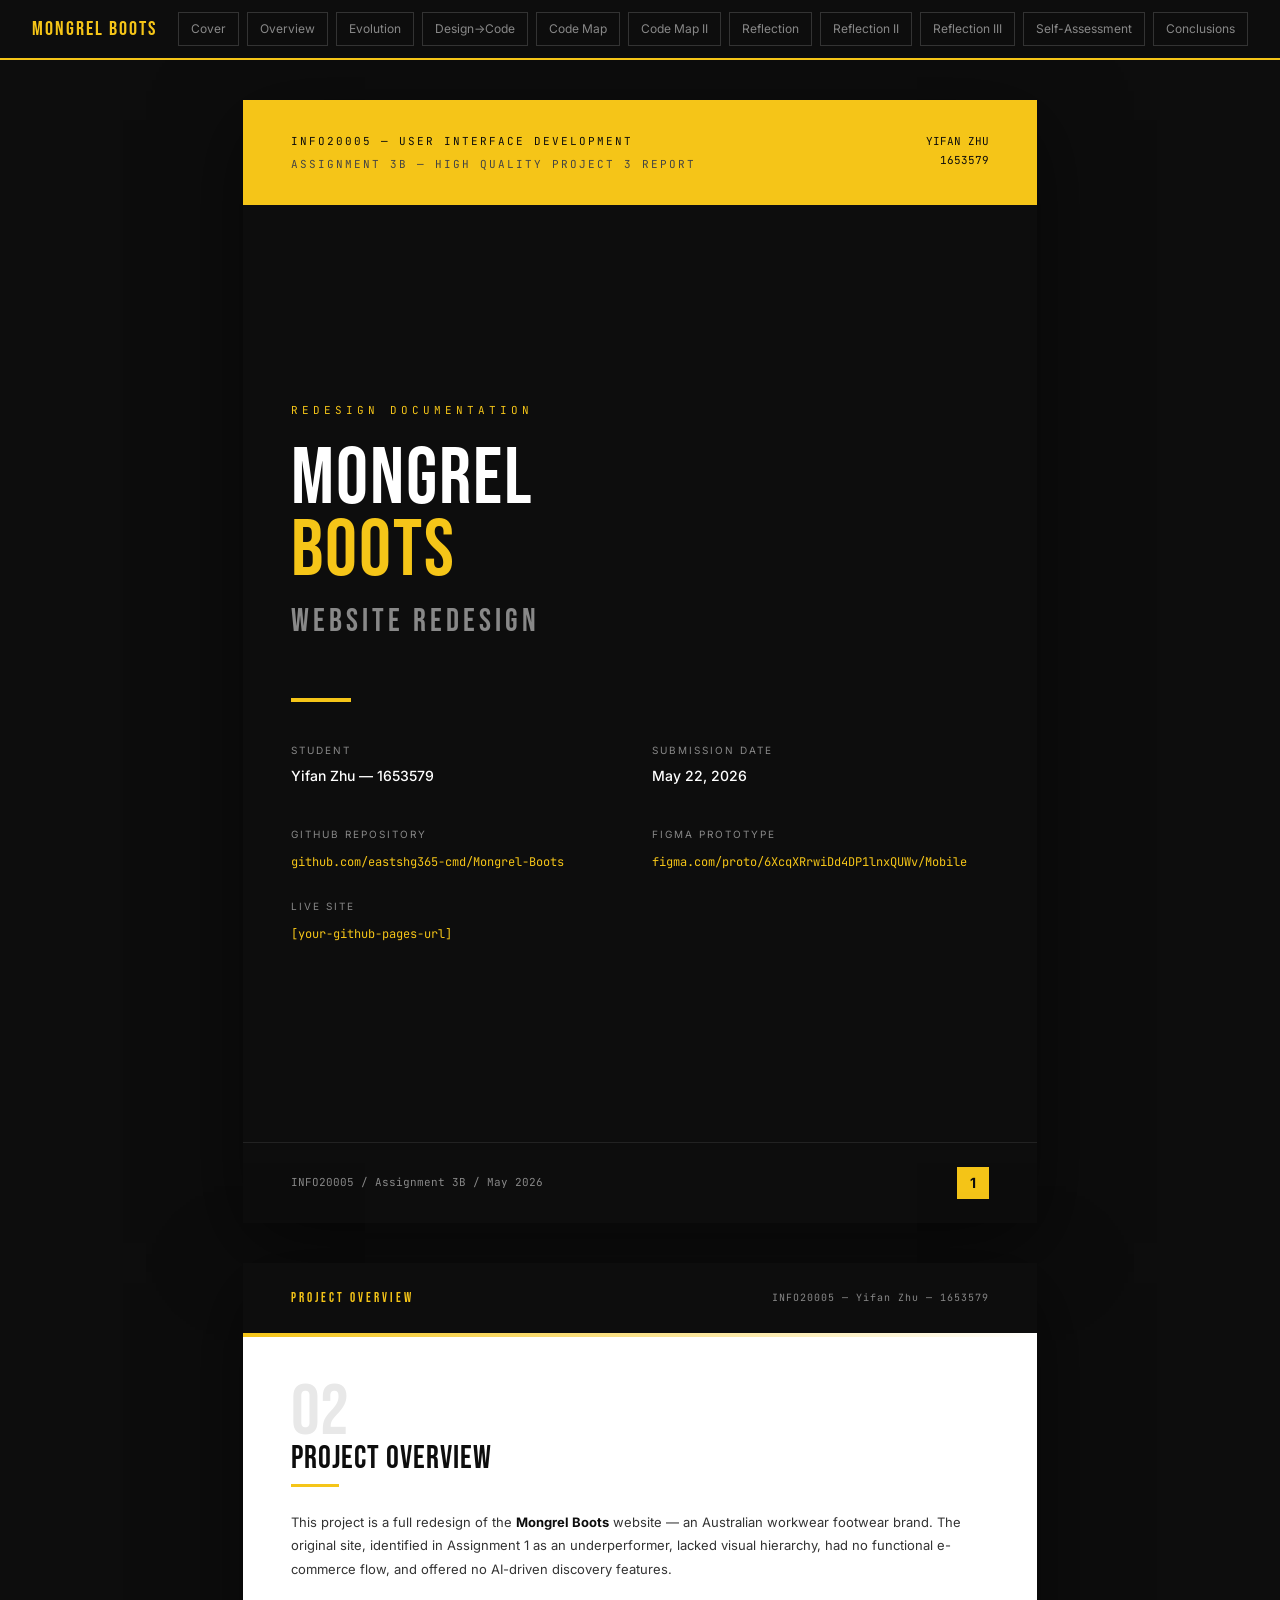
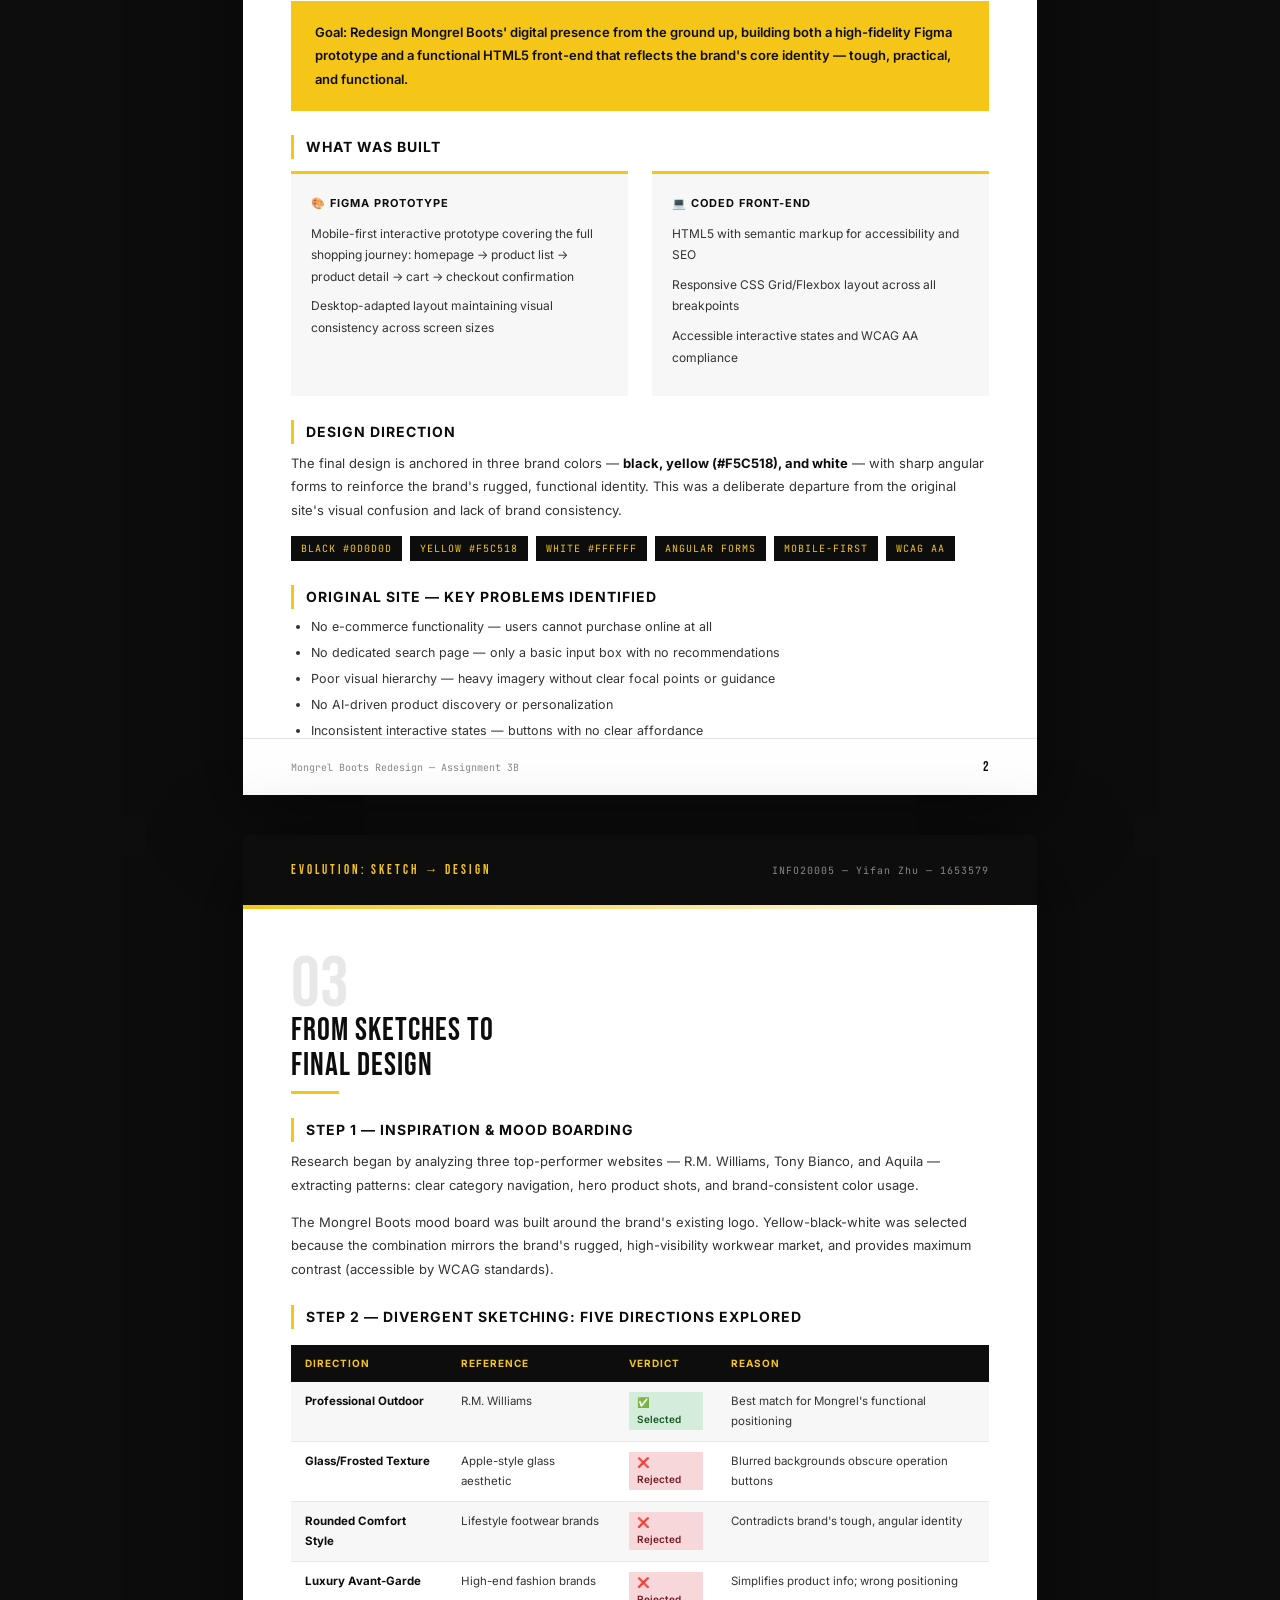
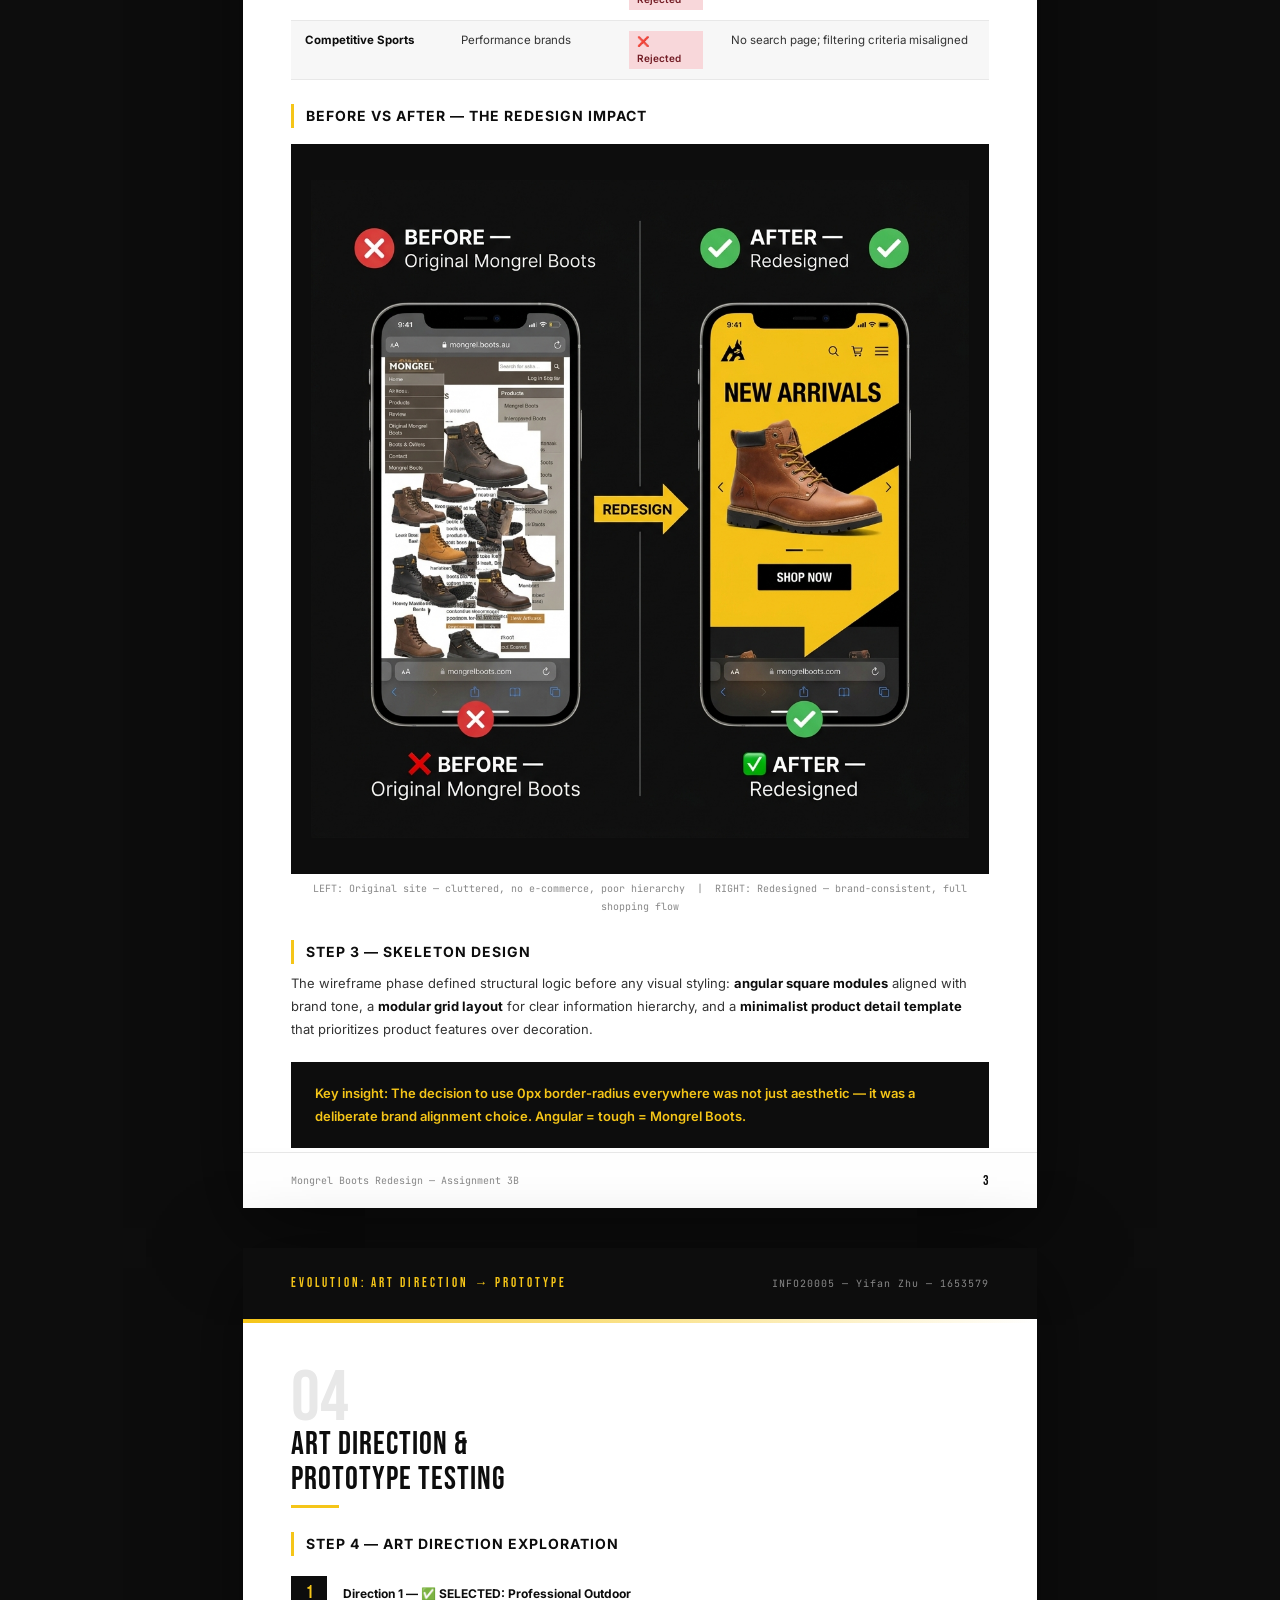
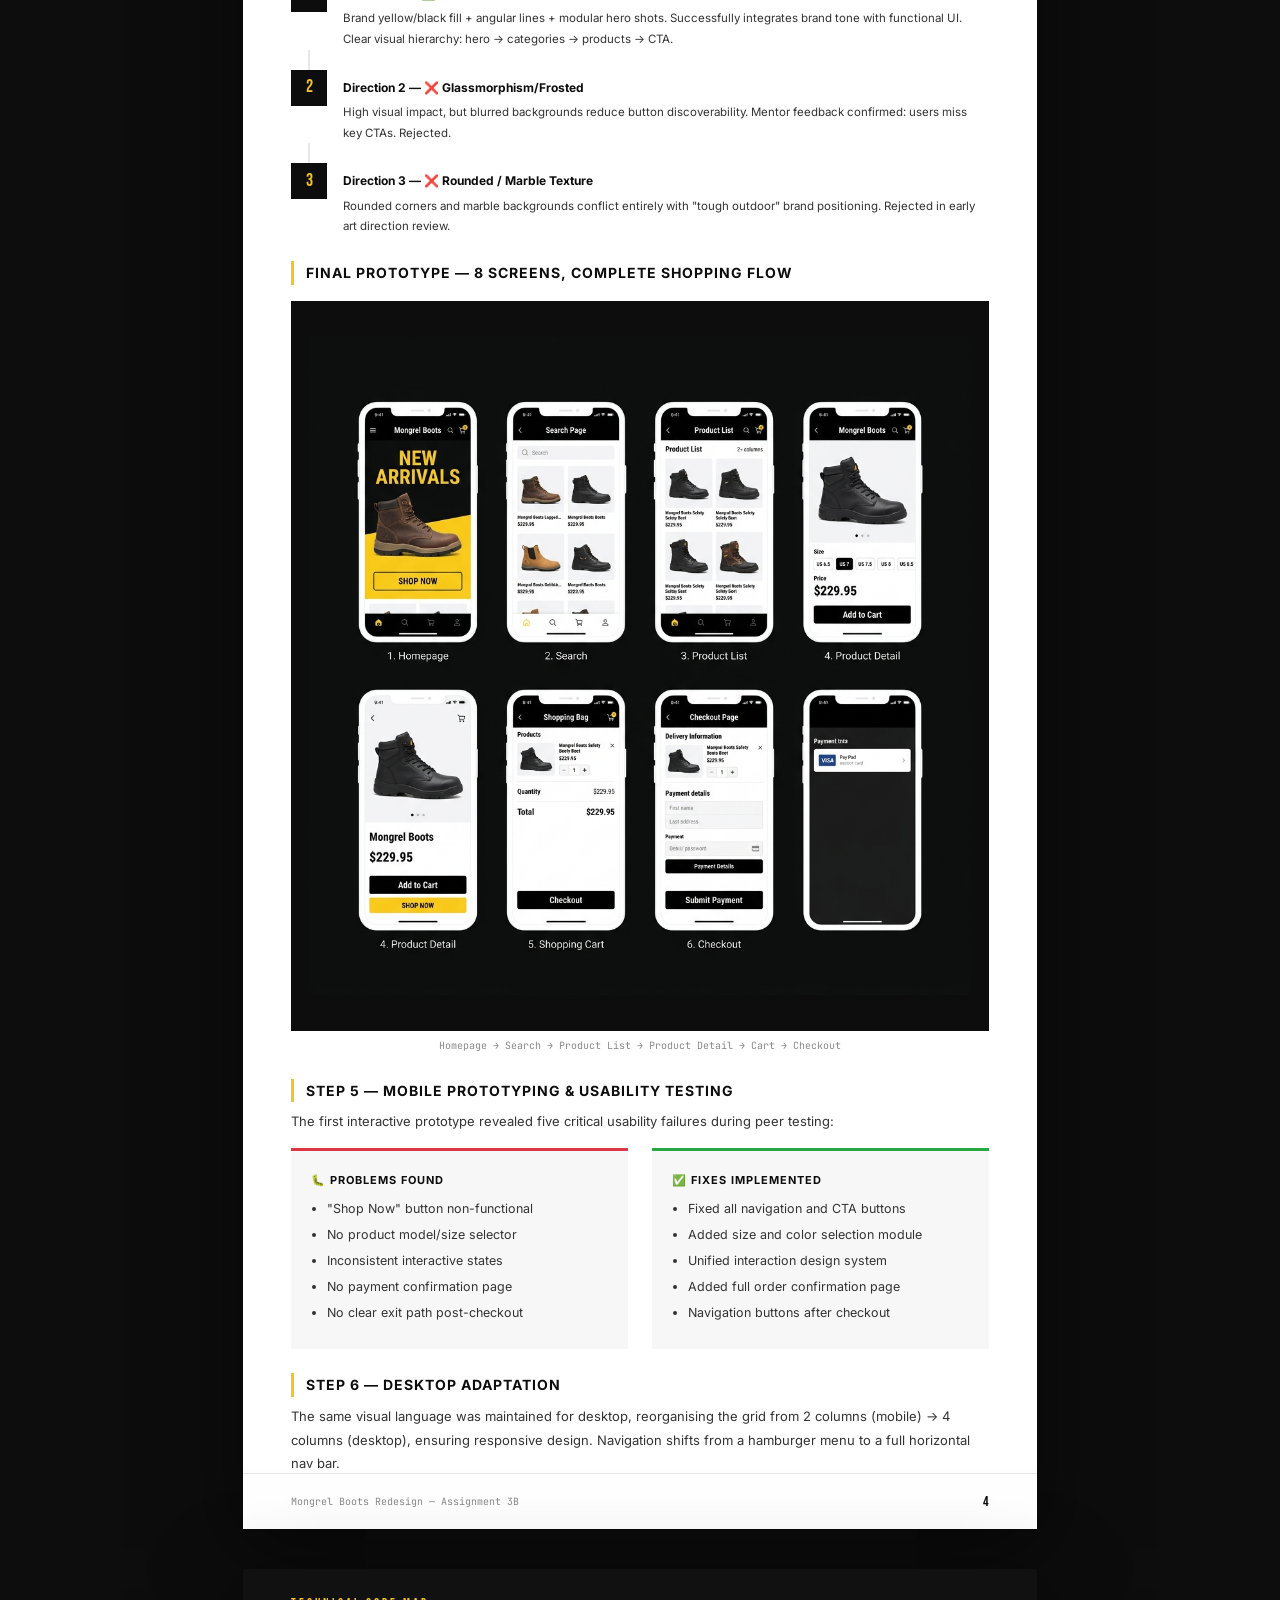
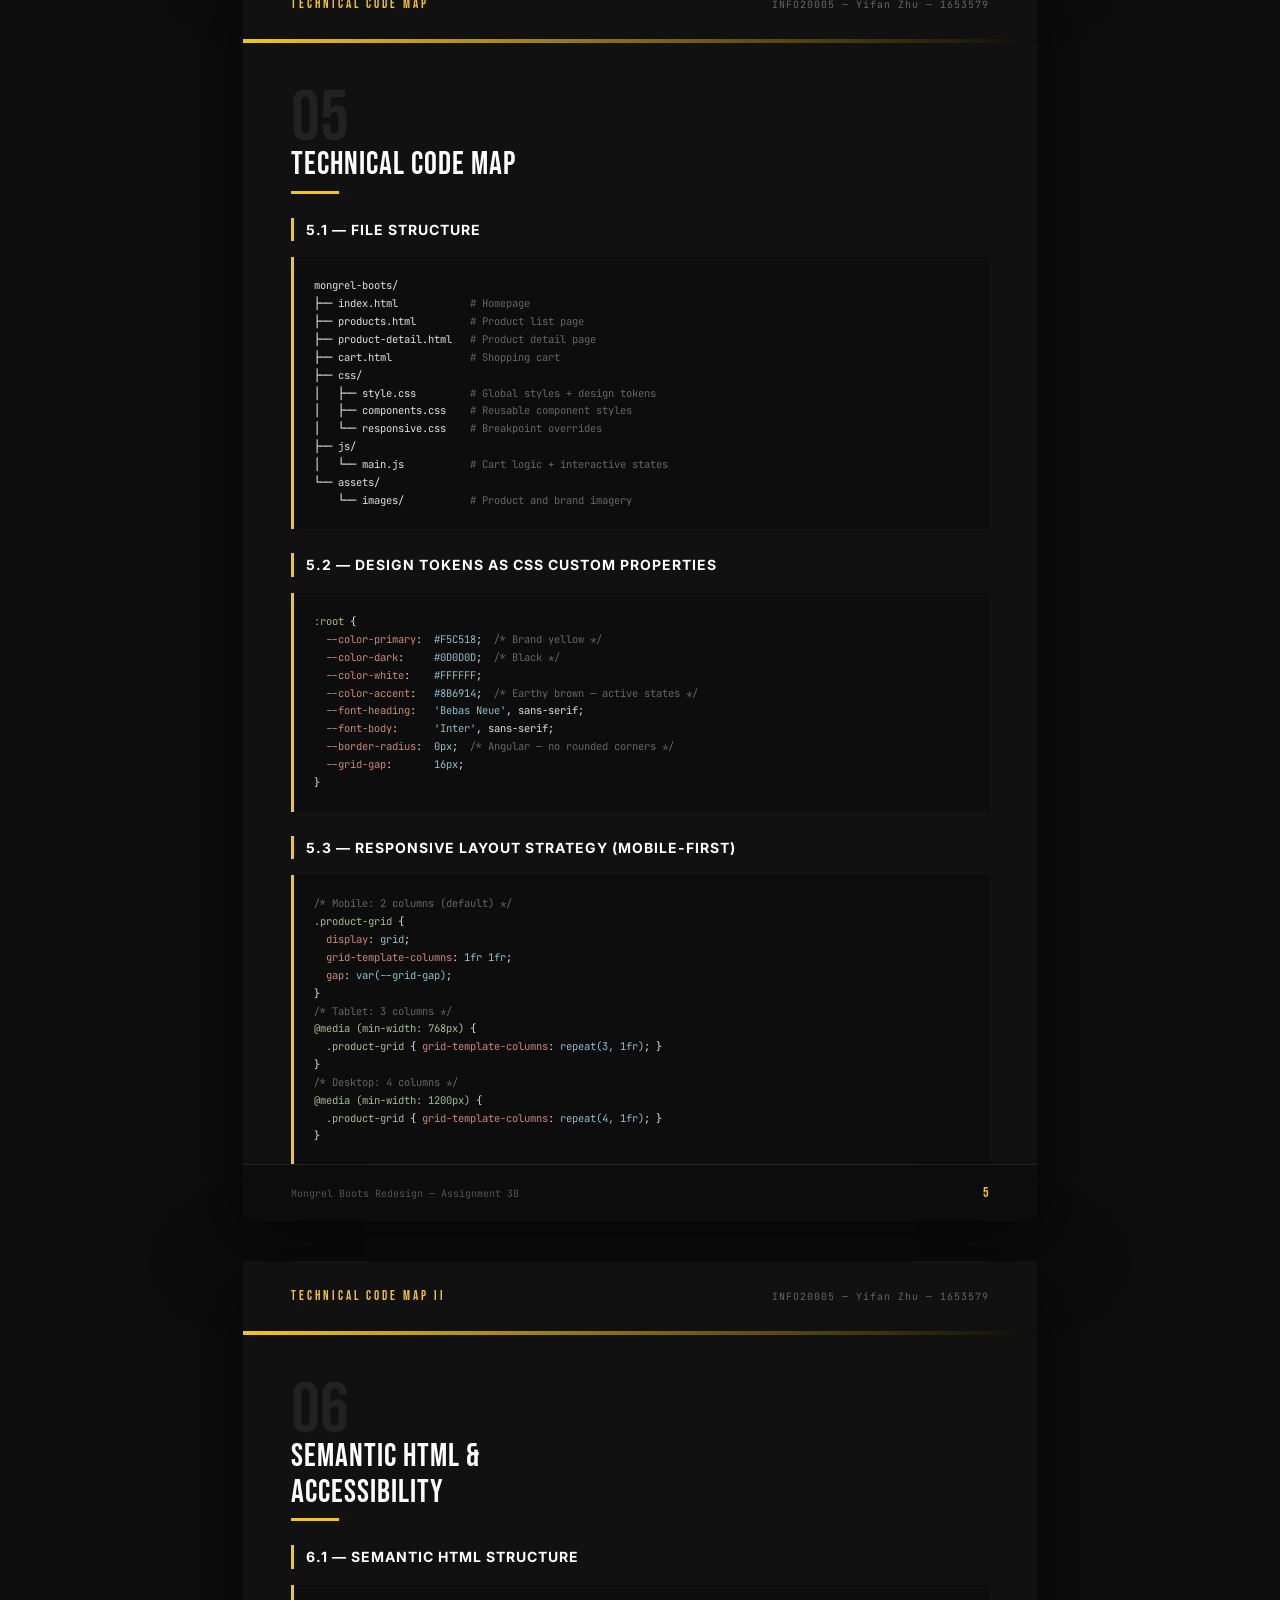
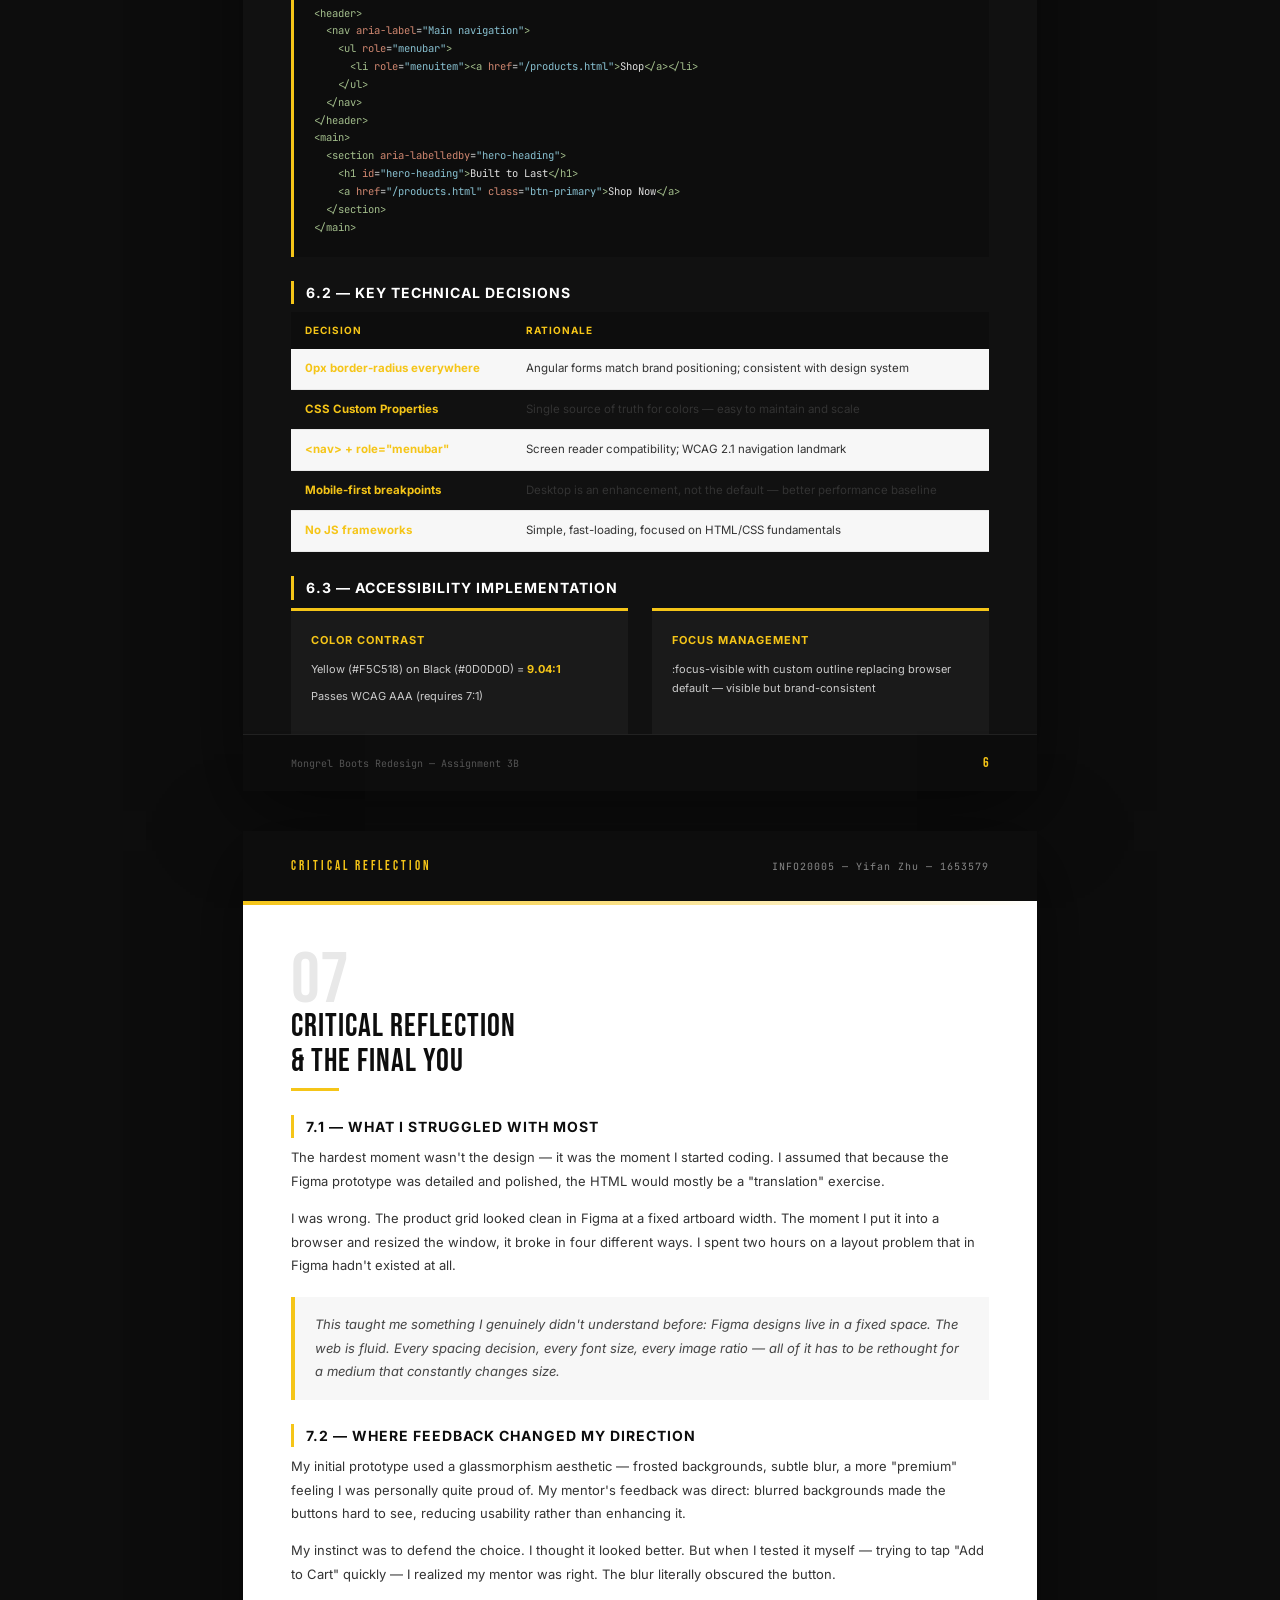
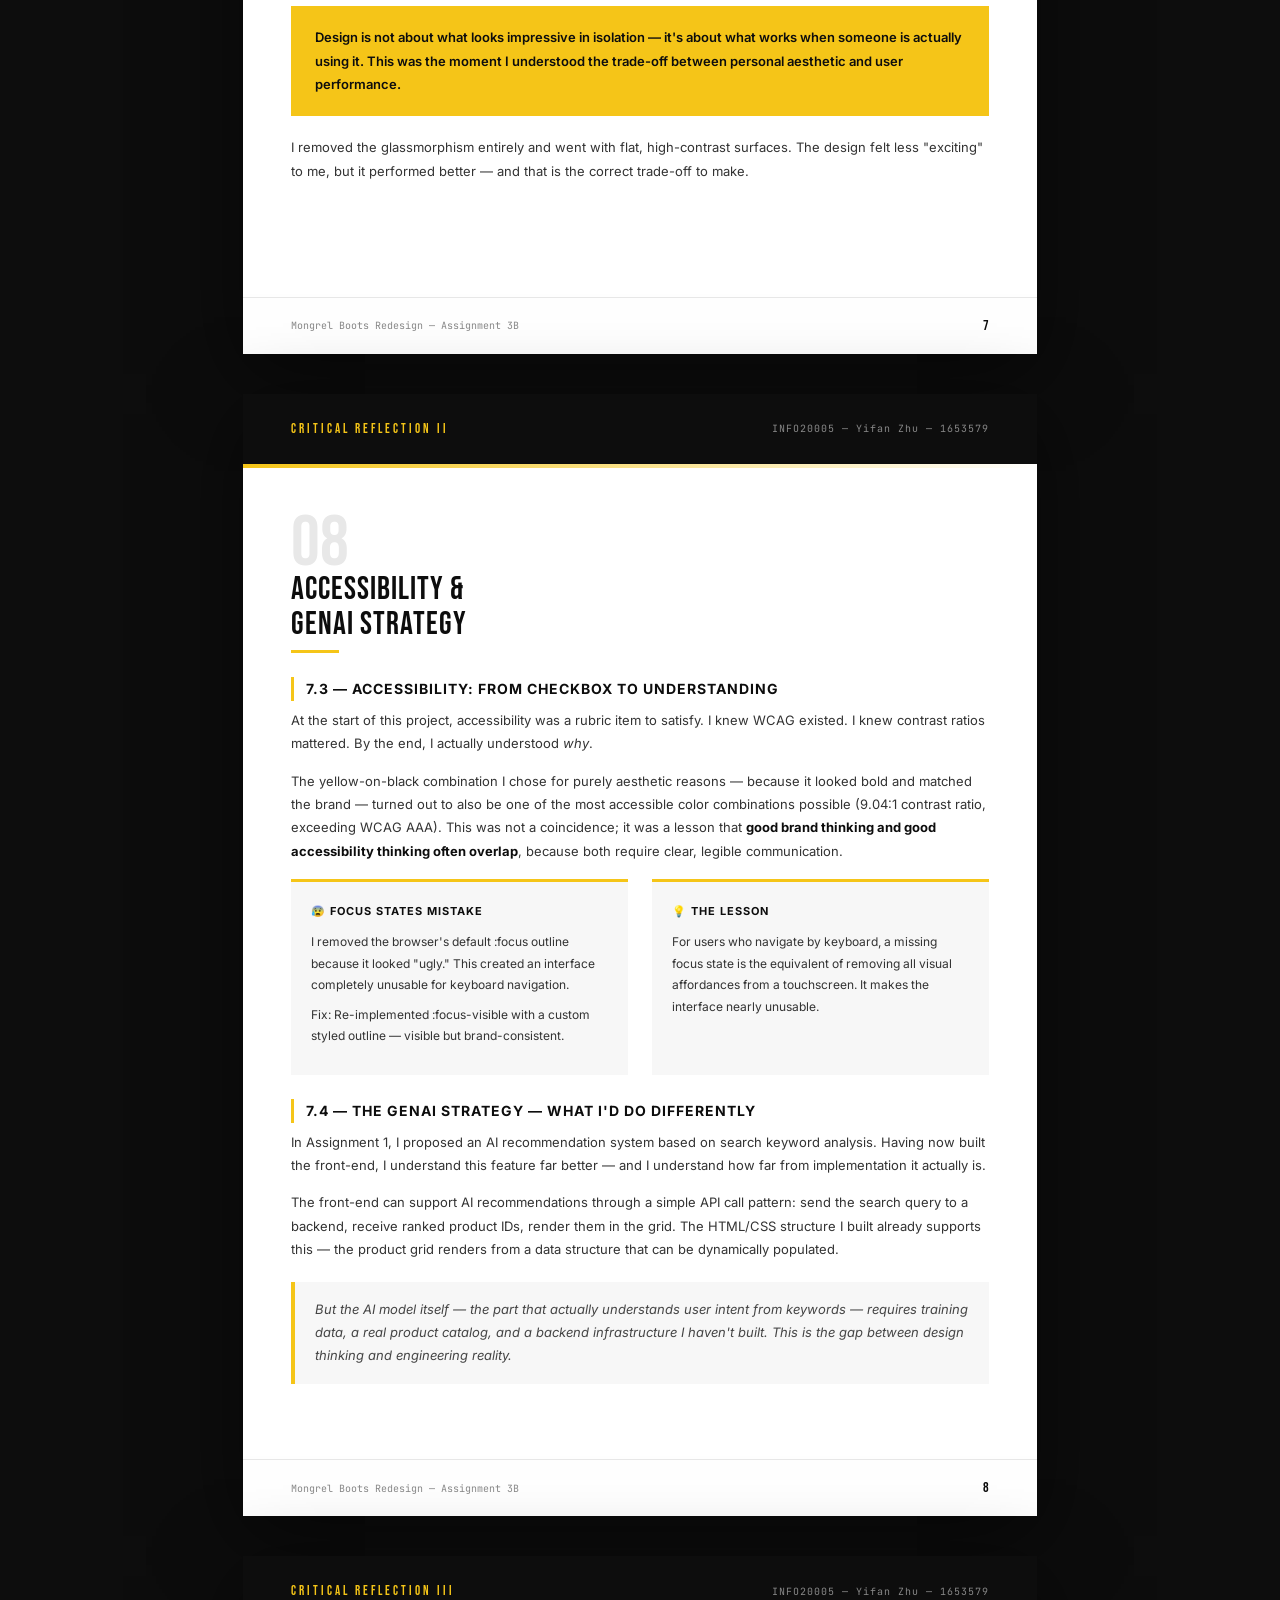
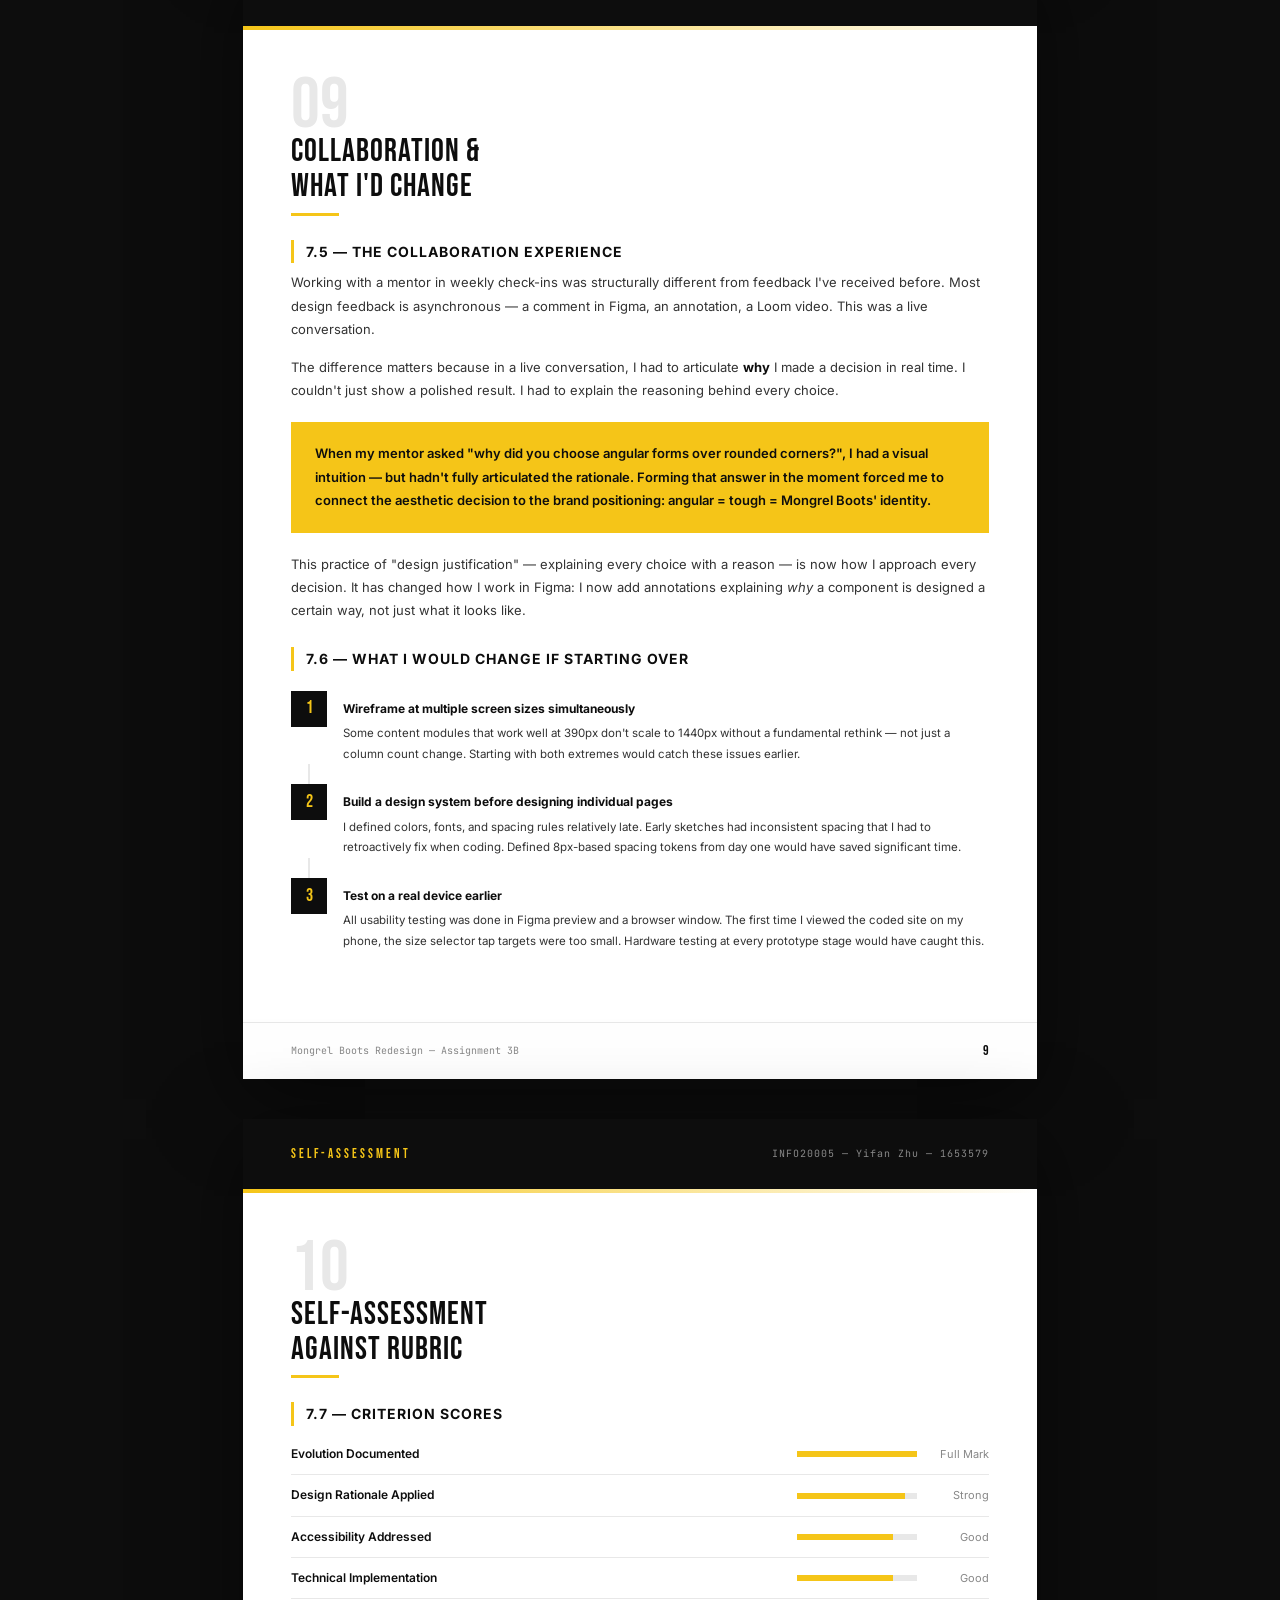
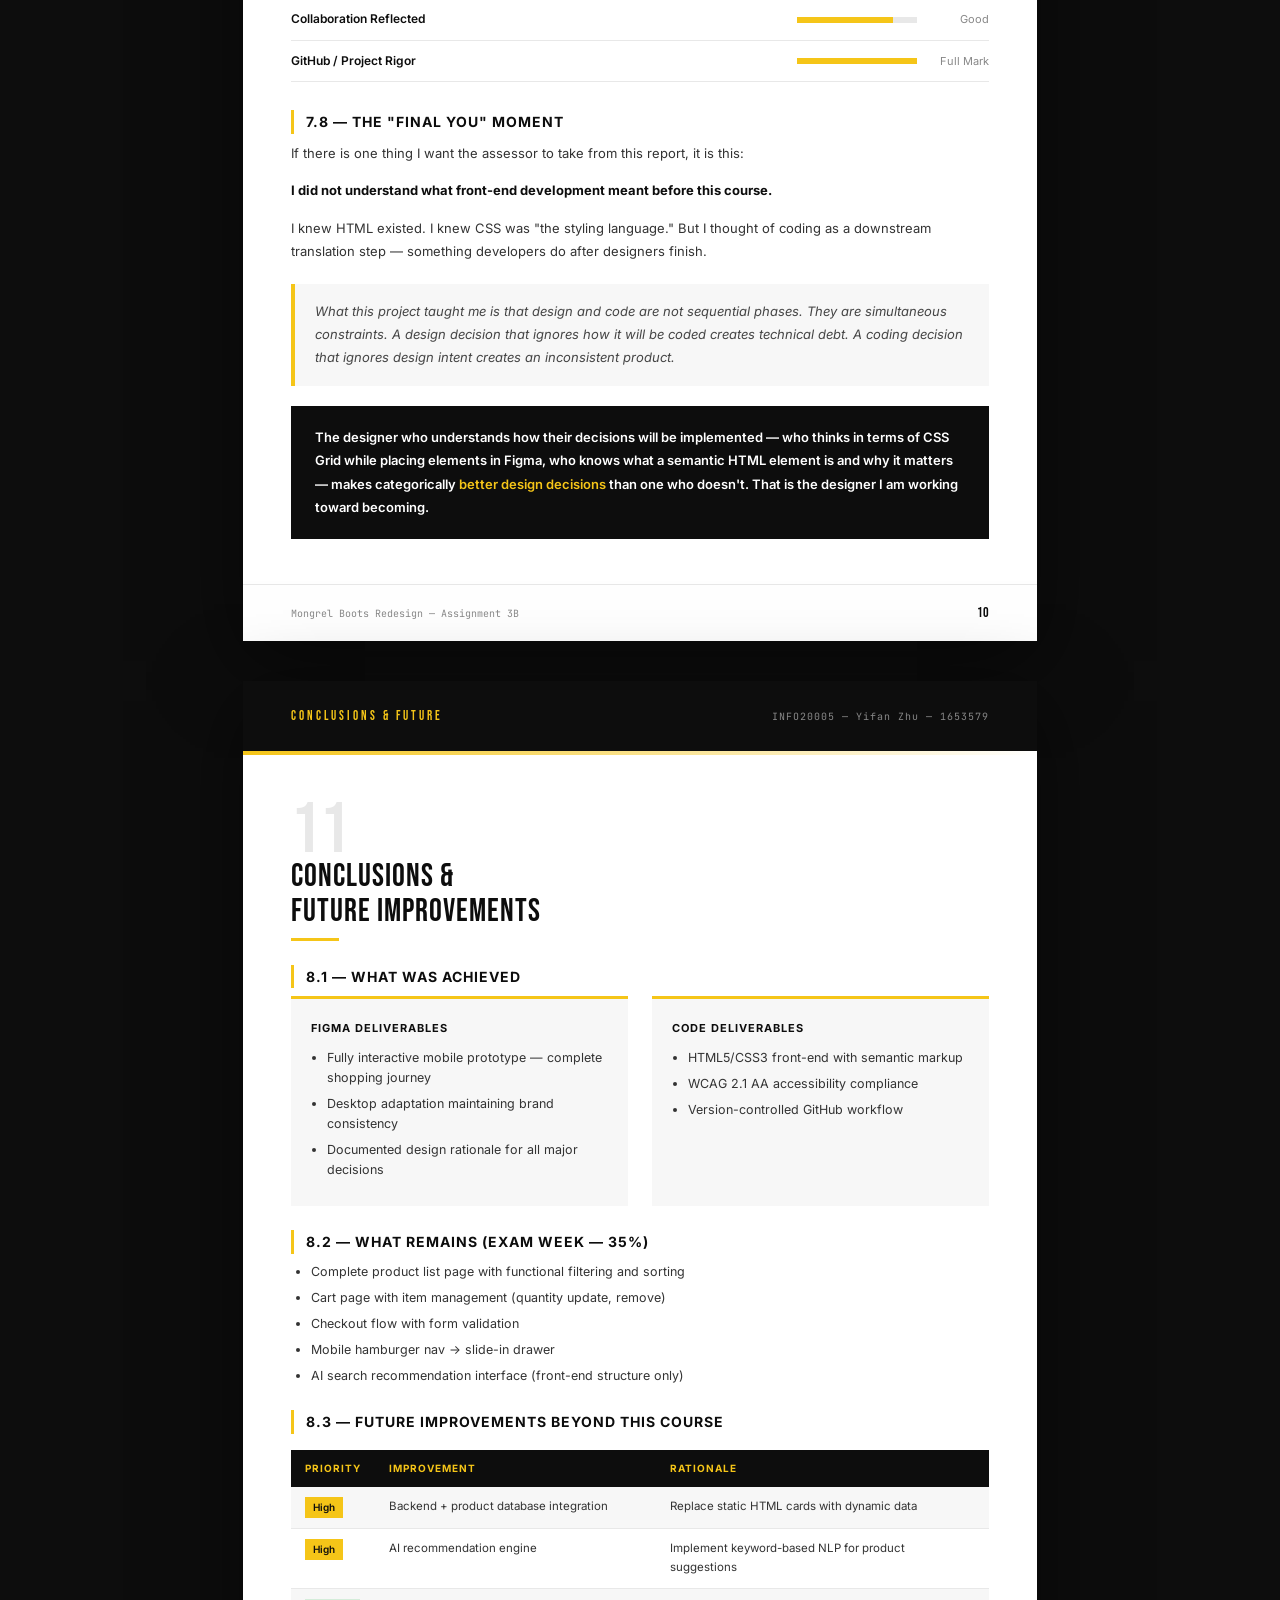
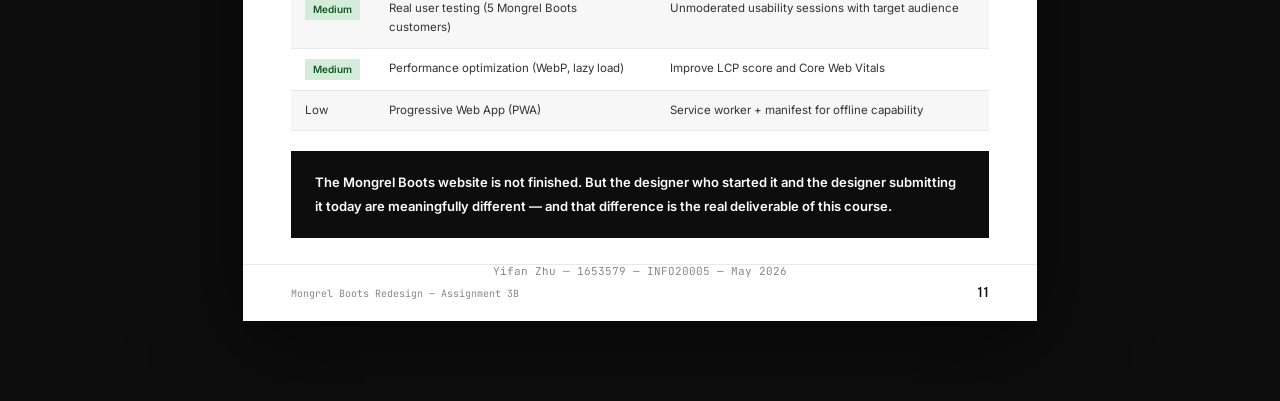
<file: report/index.html>
<!DOCTYPE html>
<html lang="en">
<head>
  <meta charset="UTF-8">
  <meta name="viewport" content="width=device-width, initial-scale=1.0">
  <title>Mongrel Boots Redesign — Assignment 3B | Yifan Zhu</title>
  <link rel="preconnect" href="https://fonts.googleapis.com">
  <link href="https://fonts.googleapis.com/css2?family=Bebas+Neue&family=Inter:wght@300;400;500;600;700&family=JetBrains+Mono:wght@400;500&display=swap" rel="stylesheet">
  <style>
    :root {
      --yellow: #F5C518;
      --black: #0D0D0D;
      --white: #FFFFFF;
      --gray-100: #F7F7F7;
      --gray-200: #E8E8E8;
      --gray-500: #888888;
      --gray-800: #222222;
      --accent: #8B6914;
      --font-display: 'Bebas Neue', sans-serif;
      --font-body: 'Inter', sans-serif;
      --font-mono: 'JetBrains Mono', monospace;
    }

    * { margin: 0; padding: 0; box-sizing: border-box; }

    body {
      font-family: var(--font-body);
      background: var(--black);
      color: var(--white);
      line-height: 1.7;
    }

    /* ─── PAGE SYSTEM ─── */
    .page {
      width: 210mm;
      min-height: 297mm;
      margin: 0 auto 40px;
      background: var(--white);
      color: var(--black);
      position: relative;
      overflow: hidden;
      page-break-after: always;
    }

    @media screen {
      .page {
        box-shadow: 0 20px 80px rgba(0,0,0,0.5);
      }
    }

    @media print {
      body { background: white; }
      .page { margin: 0; box-shadow: none; }
      .nav-bar { display: none; }
    }

    /* ─── NAV BAR ─── */
    .nav-bar {
      position: fixed;
      top: 0; left: 0; right: 0;
      background: var(--black);
      border-bottom: 2px solid var(--yellow);
      z-index: 1000;
      display: flex;
      align-items: center;
      justify-content: space-between;
      padding: 12px 32px;
      gap: 16px;
    }
    .nav-brand {
      font-family: var(--font-display);
      font-size: 20px;
      color: var(--yellow);
      letter-spacing: 2px;
    }
    .nav-links {
      display: flex;
      gap: 8px;
      flex-wrap: wrap;
    }
    .nav-links a {
      color: var(--gray-500);
      text-decoration: none;
      font-size: 12px;
      padding: 6px 12px;
      border: 1px solid #333;
      transition: all 0.2s;
    }
    .nav-links a:hover {
      color: var(--yellow);
      border-color: var(--yellow);
    }

    .page-wrapper {
      margin-top: 60px;
      padding: 40px 20px;
    }

    /* ─── PAGE 1: COVER ─── */
    .cover {
      background: var(--black);
      color: var(--white);
      display: flex;
      flex-direction: column;
      min-height: 297mm;
    }
    .cover-header {
      background: var(--yellow);
      padding: 32px 48px;
      display: flex;
      justify-content: space-between;
      align-items: flex-start;
    }
    .cover-course {
      font-family: var(--font-mono);
      font-size: 11px;
      color: var(--black);
      letter-spacing: 2px;
      text-transform: uppercase;
    }
    .cover-id {
      font-family: var(--font-mono);
      font-size: 11px;
      color: var(--black);
      text-align: right;
    }
    .cover-hero {
      flex: 1;
      display: flex;
      flex-direction: column;
      justify-content: center;
      padding: 60px 48px;
    }
    .cover-brand-tag {
      font-family: var(--font-mono);
      font-size: 11px;
      color: var(--yellow);
      letter-spacing: 4px;
      text-transform: uppercase;
      margin-bottom: 24px;
    }
    .cover-title {
      font-family: var(--font-display);
      font-size: 80px;
      line-height: 0.9;
      color: var(--white);
      letter-spacing: 2px;
      margin-bottom: 8px;
    }
    .cover-title span {
      color: var(--yellow);
    }
    .cover-subtitle {
      font-family: var(--font-display);
      font-size: 32px;
      color: var(--gray-500);
      letter-spacing: 4px;
      margin-bottom: 48px;
    }
    .cover-divider {
      width: 60px;
      height: 4px;
      background: var(--yellow);
      margin-bottom: 40px;
    }
    .cover-meta {
      display: grid;
      grid-template-columns: 1fr 1fr;
      gap: 24px;
    }
    .cover-meta-item label {
      font-size: 10px;
      color: var(--gray-500);
      letter-spacing: 2px;
      text-transform: uppercase;
      display: block;
      margin-bottom: 4px;
    }
    .cover-meta-item p {
      font-size: 14px;
      color: var(--white);
      font-weight: 500;
    }
    .cover-meta-item a {
      font-size: 12px;
      color: var(--yellow);
      text-decoration: none;
      font-family: var(--font-mono);
      word-break: break-all;
    }
    .cover-footer {
      border-top: 1px solid #222;
      padding: 24px 48px;
      display: flex;
      justify-content: space-between;
      align-items: center;
    }
    .cover-footer-left {
      font-family: var(--font-mono);
      font-size: 11px;
      color: var(--gray-500);
    }
    .cover-pg {
      width: 32px;
      height: 32px;
      background: var(--yellow);
      color: var(--black);
      display: flex;
      align-items: center;
      justify-content: center;
      font-weight: 700;
      font-size: 14px;
    }

    /* ─── PAGE HEADER (for pages 2-11) ─── */
    .page-header {
      background: var(--black);
      padding: 24px 48px;
      display: flex;
      justify-content: space-between;
      align-items: center;
    }
    .page-header-title {
      font-family: var(--font-display);
      font-size: 13px;
      color: var(--yellow);
      letter-spacing: 3px;
      text-transform: uppercase;
    }
    .page-header-meta {
      font-family: var(--font-mono);
      font-size: 10px;
      color: var(--gray-500);
      letter-spacing: 1px;
    }
    .page-accent-bar {
      height: 4px;
      background: linear-gradient(90deg, var(--yellow) 0%, transparent 100%);
    }

    /* ─── PAGE CONTENT AREA ─── */
    .page-content {
      padding: 40px 48px;
    }
    .page-content.dark {
      background: #111;
      color: var(--white);
    }

    /* ─── SECTION HEADINGS ─── */
    .section-number {
      font-family: var(--font-display);
      font-size: 72px;
      color: var(--gray-200);
      line-height: 1;
      margin-bottom: -8px;
    }
    .section-title {
      font-family: var(--font-display);
      font-size: 32px;
      color: var(--black);
      letter-spacing: 1px;
      margin-bottom: 8px;
      line-height: 1.1;
    }
    .section-title.light { color: var(--white); }
    .section-divider {
      width: 48px;
      height: 3px;
      background: var(--yellow);
      margin-bottom: 24px;
    }

    /* ─── BODY TEXT ─── */
    p {
      font-size: 13px;
      line-height: 1.8;
      color: #333;
      margin-bottom: 14px;
    }
    .page-content.dark p { color: #ccc; }

    h2 {
      font-family: var(--font-body);
      font-size: 14px;
      font-weight: 700;
      color: var(--black);
      text-transform: uppercase;
      letter-spacing: 1px;
      margin: 24px 0 8px;
      padding-left: 12px;
      border-left: 3px solid var(--yellow);
    }
    .page-content.dark h2 { color: var(--white); }

    h3 {
      font-size: 12px;
      font-weight: 600;
      color: #555;
      margin: 16px 0 6px;
    }

    /* ─── CALLOUT BOX ─── */
    .callout {
      background: var(--yellow);
      padding: 20px 24px;
      margin: 20px 0;
    }
    .callout p {
      color: var(--black);
      font-size: 13px;
      font-weight: 600;
      margin: 0;
    }
    .callout.dark-callout {
      background: var(--black);
    }
    .callout.dark-callout p {
      color: var(--white);
    }

    /* ─── TABLE ─── */
    table {
      width: 100%;
      border-collapse: collapse;
      margin: 16px 0;
      font-size: 11.5px;
    }
    th {
      background: var(--black);
      color: var(--yellow);
      text-align: left;
      padding: 10px 14px;
      font-size: 10px;
      letter-spacing: 1px;
      text-transform: uppercase;
    }
    td {
      padding: 10px 14px;
      border-bottom: 1px solid var(--gray-200);
      color: #333;
      vertical-align: top;
    }
    tr:nth-child(even) td { background: var(--gray-100); }
    .badge {
      display: inline-block;
      padding: 2px 8px;
      font-size: 10px;
      font-weight: 600;
    }
    .badge.green { background: #d4edda; color: #155724; }
    .badge.red { background: #f8d7da; color: #721c24; }
    .badge.yellow { background: var(--yellow); color: var(--black); }

    /* ─── CODE BLOCK ─── */
    pre {
      background: #0D0D0D;
      color: #E0E0E0;
      padding: 20px;
      font-family: var(--font-mono);
      font-size: 10.5px;
      line-height: 1.7;
      overflow: hidden;
      margin: 16px 0;
      border-left: 3px solid var(--yellow);
    }
    .code-comment { color: #666; }
    .code-key { color: #F5C518; }
    .code-val { color: #88C0D0; }
    .code-sel { color: #A3BE8C; }
    .code-prop { color: #D08770; }

    /* ─── 2-COL LAYOUT ─── */
    .two-col {
      display: grid;
      grid-template-columns: 1fr 1fr;
      gap: 24px;
      margin-bottom: 16px;
    }
    .col-card {
      background: var(--gray-100);
      padding: 20px;
      border-top: 3px solid var(--yellow);
    }
    .col-card h3 {
      font-size: 11px;
      font-weight: 700;
      text-transform: uppercase;
      letter-spacing: 1px;
      color: var(--black);
      margin: 0 0 10px;
    }
    .col-card p { font-size: 12px; margin-bottom: 8px; }

    /* ─── TIMELINE ─── */
    .timeline {
      display: flex;
      flex-direction: column;
      gap: 0;
      margin: 20px 0;
    }
    .timeline-item {
      display: flex;
      gap: 16px;
      align-items: flex-start;
    }
    .timeline-step {
      width: 36px;
      min-width: 36px;
      height: 36px;
      background: var(--black);
      color: var(--yellow);
      font-family: var(--font-display);
      font-size: 18px;
      display: flex;
      align-items: center;
      justify-content: center;
      flex-shrink: 0;
    }
    .timeline-line {
      width: 2px;
      background: var(--gray-200);
      margin: 0 17px;
      height: 20px;
    }
    .timeline-body h3 {
      font-size: 12px;
      font-weight: 700;
      color: var(--black);
      margin: 8px 0 4px;
    }
    .timeline-body p { font-size: 11.5px; margin-bottom: 0; }

    /* ─── SCORE TABLE ─── */
    .score-row {
      display: flex;
      align-items: center;
      gap: 12px;
      padding: 10px 0;
      border-bottom: 1px solid var(--gray-200);
    }
    .score-label { flex: 1; font-size: 12px; font-weight: 600; }
    .score-bar-wrap { width: 120px; height: 6px; background: var(--gray-200); }
    .score-bar { height: 6px; background: var(--yellow); }
    .score-text { font-size: 11px; color: var(--gray-500); width: 60px; text-align: right; }

    /* ─── PAGE NUMBER ─── */
    .page-footer {
      position: absolute;
      bottom: 0; left: 0; right: 0;
      padding: 16px 48px;
      display: flex;
      justify-content: space-between;
      align-items: center;
      border-top: 1px solid var(--gray-200);
    }
    .page-footer.dark-footer {
      border-color: #333;
    }
    .page-footer-info {
      font-family: var(--font-mono);
      font-size: 10px;
      color: var(--gray-500);
    }
    .page-num {
      font-family: var(--font-display);
      font-size: 14px;
    }

    /* ─── QUOTE BLOCK ─── */
    .blockquote {
      border-left: 4px solid var(--yellow);
      padding: 16px 20px;
      margin: 20px 0;
      background: var(--gray-100);
    }
    .blockquote p {
      font-style: italic;
      font-size: 13px;
      color: #444;
      margin: 0;
    }

    /* ─── IMAGES ─── */
    .report-img {
      width: 100%;
      display: block;
      margin: 16px 0;
      border: 2px solid var(--gray-200);
    }
    .report-img-caption {
      font-family: var(--font-mono);
      font-size: 10px;
      color: var(--gray-500);
      text-align: center;
      margin-top: -10px;
      margin-bottom: 16px;
    }
    .img-dark-bg {
      background: var(--black);
      padding: 20px;
      margin: 16px 0;
      border: none;
    }

    /* ─── TAG PILLS ─── */
    .tags {
      display: flex;
      flex-wrap: wrap;
      gap: 8px;
      margin: 12px 0;
    }
    .tag {
      background: var(--black);
      color: var(--yellow);
      font-family: var(--font-mono);
      font-size: 10px;
      padding: 4px 10px;
      letter-spacing: 1px;
    }

    ul.report-list {
      padding-left: 20px;
      margin-bottom: 14px;
    }
    ul.report-list li {
      font-size: 12.5px;
      color: #333;
      margin-bottom: 6px;
      line-height: 1.6;
    }

    strong { color: var(--black); }
    .page-content.dark strong { color: var(--yellow); }

  </style>
</head>
<body>

<!-- Navigation -->
<nav class="nav-bar">
  <div class="nav-brand">MONGREL BOOTS</div>
  <div class="nav-links">
    <a href="#p1">Cover</a>
    <a href="#p2">Overview</a>
    <a href="#p3">Evolution</a>
    <a href="#p4">Design→Code</a>
    <a href="#p5">Code Map</a>
    <a href="#p6">Code Map II</a>
    <a href="#p7">Reflection</a>
    <a href="#p8">Reflection II</a>
    <a href="#p9">Reflection III</a>
    <a href="#p10">Self-Assessment</a>
    <a href="#p11">Conclusions</a>
  </div>
</nav>

<div class="page-wrapper">

<!-- ═══════════════════════════════════════════════════ -->
<!-- PAGE 1: COVER -->
<!-- ═══════════════════════════════════════════════════ -->
<div class="page cover" id="p1">
  <div class="cover-header">
    <div>
      <div class="cover-course">INFO20005 — User Interface Development</div>
      <div class="cover-course" style="margin-top:4px;color:#444;">Assignment 3B — High Quality Project 3 Report</div>
    </div>
    <div class="cover-id">
      <div>YIFAN ZHU</div>
      <div>1653579</div>
    </div>
  </div>

  <div class="cover-hero">
    <div class="cover-brand-tag">Redesign Documentation</div>
    <div class="cover-title">MONGREL<br><span>BOOTS</span></div>
    <div class="cover-subtitle">WEBSITE REDESIGN</div>
    <div class="cover-divider"></div>

    <div class="cover-meta">
      <div class="cover-meta-item">
        <label>Student</label>
        <p>Yifan Zhu — 1653579</p>
      </div>
      <div class="cover-meta-item">
        <label>Submission Date</label>
        <p>May 22, 2026</p>
      </div>
      <div class="cover-meta-item">
        <label>GitHub Repository</label>
        <a href="#">github.com/eastshg365-cmd/Mongrel-Boots</a>
      </div>
      <div class="cover-meta-item">
        <label>Figma Prototype</label>
        <a href="https://www.figma.com/proto/6XcqXRrwiDd4DP1lnxQUWv/Mobile?node-id=0-1&t=AbVQiRV5shjApeZp-1" target="_blank">figma.com/proto/6XcqXRrwiDd4DP1lnxQUWv/Mobile</a>
      </div>
      <div class="cover-meta-item" style="grid-column: 1/-1;">
        <label>Live Site</label>
        <a href="#">[your-github-pages-url]</a>
      </div>
    </div>
  </div>

  <div class="cover-footer">
    <div class="cover-footer-left">INFO20005 / Assignment 3B / May 2026</div>
    <div class="cover-pg">1</div>
  </div>
</div>

<!-- ═══════════════════════════════════════════════════ -->
<!-- PAGE 2: PROJECT OVERVIEW -->
<!-- ═══════════════════════════════════════════════════ -->
<div class="page" id="p2">
  <div class="page-header">
    <div class="page-header-title">Project Overview</div>
    <div class="page-header-meta">INFO20005 — Yifan Zhu — 1653579</div>
  </div>
  <div class="page-accent-bar"></div>
  <div class="page-content">
    <div class="section-number">02</div>
    <div class="section-title">Project Overview</div>
    <div class="section-divider"></div>

    <p>This project is a full redesign of the <strong>Mongrel Boots</strong> website — an Australian workwear footwear brand. The original site, identified in Assignment 1 as an underperformer, lacked visual hierarchy, had no functional e-commerce flow, and offered no AI-driven discovery features.</p>

    <div class="callout">
      <p>Goal: Redesign Mongrel Boots' digital presence from the ground up, building both a high-fidelity Figma prototype and a functional HTML5 front-end that reflects the brand's core identity — tough, practical, and functional.</p>
    </div>

    <h2>What Was Built</h2>
    <div class="two-col" style="margin-top:12px;">
      <div class="col-card">
        <h3>🎨 Figma Prototype</h3>
        <p>Mobile-first interactive prototype covering the full shopping journey: homepage → product list → product detail → cart → checkout confirmation</p>
        <p>Desktop-adapted layout maintaining visual consistency across screen sizes</p>
      </div>
      <div class="col-card">
        <h3>💻 Coded Front-End</h3>
        <p>HTML5 with semantic markup for accessibility and SEO</p>
        <p>Responsive CSS Grid/Flexbox layout across all breakpoints</p>
        <p>Accessible interactive states and WCAG AA compliance</p>
      </div>
    </div>

    <h2>Design Direction</h2>
    <p>The final design is anchored in three brand colors — <strong>black, yellow (#F5C518), and white</strong> — with sharp angular forms to reinforce the brand's rugged, functional identity. This was a deliberate departure from the original site's visual confusion and lack of brand consistency.</p>

    <div class="tags">
      <span class="tag">BLACK #0D0D0D</span>
      <span class="tag">YELLOW #F5C518</span>
      <span class="tag">WHITE #FFFFFF</span>
      <span class="tag">ANGULAR FORMS</span>
      <span class="tag">MOBILE-FIRST</span>
      <span class="tag">WCAG AA</span>
    </div>

    <h2>Original Site — Key Problems Identified</h2>
    <ul class="report-list">
      <li>No e-commerce functionality — users cannot purchase online at all</li>
      <li>No dedicated search page — only a basic input box with no recommendations</li>
      <li>Poor visual hierarchy — heavy imagery without clear focal points or guidance</li>
      <li>No AI-driven product discovery or personalization</li>
      <li>Inconsistent interactive states — buttons with no clear affordance</li>
    </ul>
  </div>
  <div class="page-footer">
    <div class="page-footer-info">Mongrel Boots Redesign — Assignment 3B</div>
    <div class="page-num">2</div>
  </div>
</div>

<!-- ═══════════════════════════════════════════════════ -->
<!-- PAGE 3: EVOLUTION — SKETCHES TO DESIGN -->
<!-- ═══════════════════════════════════════════════════ -->
<div class="page" id="p3">
  <div class="page-header">
    <div class="page-header-title">Evolution: Sketch → Design</div>
    <div class="page-header-meta">INFO20005 — Yifan Zhu — 1653579</div>
  </div>
  <div class="page-accent-bar"></div>
  <div class="page-content">
    <div class="section-number">03</div>
    <div class="section-title">From Sketches to<br>Final Design</div>
    <div class="section-divider"></div>

    <h2>Step 1 — Inspiration & Mood Boarding</h2>
    <p>Research began by analyzing three top-performer websites — R.M. Williams, Tony Bianco, and Aquila — extracting patterns: clear category navigation, hero product shots, and brand-consistent color usage.</p>
    <p>The Mongrel Boots mood board was built around the brand's existing logo. Yellow-black-white was selected because the combination mirrors the brand's rugged, high-visibility workwear market, and provides maximum contrast (accessible by WCAG standards).</p>

    <h2>Step 2 — Divergent Sketching: Five Directions Explored</h2>
    <table>
      <tr>
        <th>Direction</th>
        <th>Reference</th>
        <th>Verdict</th>
        <th>Reason</th>
      </tr>
      <tr>
        <td><strong>Professional Outdoor</strong></td>
        <td>R.M. Williams</td>
        <td><span class="badge green">✅ Selected</span></td>
        <td>Best match for Mongrel's functional positioning</td>
      </tr>
      <tr>
        <td><strong>Glass/Frosted Texture</strong></td>
        <td>Apple-style glass aesthetic</td>
        <td><span class="badge red">❌ Rejected</span></td>
        <td>Blurred backgrounds obscure operation buttons</td>
      </tr>
      <tr>
        <td><strong>Rounded Comfort Style</strong></td>
        <td>Lifestyle footwear brands</td>
        <td><span class="badge red">❌ Rejected</span></td>
        <td>Contradicts brand's tough, angular identity</td>
      </tr>
      <tr>
        <td><strong>Luxury Avant-Garde</strong></td>
        <td>High-end fashion brands</td>
        <td><span class="badge red">❌ Rejected</span></td>
        <td>Simplifies product info; wrong positioning</td>
      </tr>
      <tr>
        <td><strong>Competitive Sports</strong></td>
        <td>Performance brands</td>
        <td><span class="badge red">❌ Rejected</span></td>
        <td>No search page; filtering criteria misaligned</td>
      </tr>
    </table>

    <h2>Before vs After — The Redesign Impact</h2>
    <div class="img-dark-bg">
      <img src="before_after.png" alt="Before and after comparison of Mongrel Boots website redesign" class="report-img" style="border:none;">
    </div>
    <p class="report-img-caption">LEFT: Original site — cluttered, no e-commerce, poor hierarchy &nbsp;|&nbsp; RIGHT: Redesigned — brand-consistent, full shopping flow</p>

    <h2>Step 3 — Skeleton Design</h2>
    <p>The wireframe phase defined structural logic before any visual styling: <strong>angular square modules</strong> aligned with brand tone, a <strong>modular grid layout</strong> for clear information hierarchy, and a <strong>minimalist product detail template</strong> that prioritizes product features over decoration.</p>

    <div class="callout" style="background:#0D0D0D;">
      <p style="color:var(--yellow);">Key insight: The decision to use 0px border-radius everywhere was not just aesthetic — it was a deliberate brand alignment choice. Angular = tough = Mongrel Boots.</p>
    </div>
  </div>
  <div class="page-footer">
    <div class="page-footer-info">Mongrel Boots Redesign — Assignment 3B</div>
    <div class="page-num">3</div>
  </div>
</div>

<!-- ═══════════════════════════════════════════════════ -->
<!-- PAGE 4: EVOLUTION — DESIGN TO CURRENT STATE -->
<!-- ═══════════════════════════════════════════════════ -->
<div class="page" id="p4">
  <div class="page-header">
    <div class="page-header-title">Evolution: Art Direction → Prototype</div>
    <div class="page-header-meta">INFO20005 — Yifan Zhu — 1653579</div>
  </div>
  <div class="page-accent-bar"></div>
  <div class="page-content">
    <div class="section-number">04</div>
    <div class="section-title">Art Direction &<br>Prototype Testing</div>
    <div class="section-divider"></div>

    <h2>Step 4 — Art Direction Exploration</h2>
    <div class="timeline">
      <div class="timeline-item">
        <div class="timeline-step">1</div>
        <div class="timeline-body">
          <h3>Direction 1 — ✅ SELECTED: Professional Outdoor</h3>
          <p>Brand yellow/black fill + angular lines + modular hero shots. Successfully integrates brand tone with functional UI. Clear visual hierarchy: hero → categories → products → CTA.</p>
        </div>
      </div>
      <div class="timeline-line"></div>
      <div class="timeline-item">
        <div class="timeline-step">2</div>
        <div class="timeline-body">
          <h3>Direction 2 — ❌ Glassmorphism/Frosted</h3>
          <p>High visual impact, but blurred backgrounds reduce button discoverability. Mentor feedback confirmed: users miss key CTAs. Rejected.</p>
        </div>
      </div>
      <div class="timeline-line"></div>
      <div class="timeline-item">
        <div class="timeline-step">3</div>
        <div class="timeline-body">
          <h3>Direction 3 — ❌ Rounded / Marble Texture</h3>
          <p>Rounded corners and marble backgrounds conflict entirely with "tough outdoor" brand positioning. Rejected in early art direction review.</p>
        </div>
      </div>
    </div>

    <h2>Final Prototype — 8 Screens, Complete Shopping Flow</h2>
    <div class="img-dark-bg">
      <img src="prototype_screens.png" alt="Mongrel Boots mobile prototype screens" class="report-img" style="border:none;">
    </div>
    <p class="report-img-caption">Homepage → Search → Product List → Product Detail → Cart → Checkout</p>

    <h2>Step 5 — Mobile Prototyping & Usability Testing</h2>
    <p>The first interactive prototype revealed five critical usability failures during peer testing:</p>
    <div class="two-col" style="margin-top:8px;">
      <div class="col-card" style="border-color:#dc3545;">
        <h3>🐛 Problems Found</h3>
        <ul class="report-list" style="padding-left:16px;margin:0;">
          <li>"Shop Now" button non-functional</li>
          <li>No product model/size selector</li>
          <li>Inconsistent interactive states</li>
          <li>No payment confirmation page</li>
          <li>No clear exit path post-checkout</li>
        </ul>
      </div>
      <div class="col-card" style="border-color:#28a745;">
        <h3>✅ Fixes Implemented</h3>
        <ul class="report-list" style="padding-left:16px;margin:0;">
          <li>Fixed all navigation and CTA buttons</li>
          <li>Added size and color selection module</li>
          <li>Unified interaction design system</li>
          <li>Added full order confirmation page</li>
          <li>Navigation buttons after checkout</li>
        </ul>
      </div>
    </div>

    <h2>Step 6 — Desktop Adaptation</h2>
    <p>The same visual language was maintained for desktop, reorganising the grid from 2 columns (mobile) → 4 columns (desktop), ensuring responsive design. Navigation shifts from a hamburger menu to a full horizontal nav bar.</p>
  </div>
  <div class="page-footer">
    <div class="page-footer-info">Mongrel Boots Redesign — Assignment 3B</div>
    <div class="page-num">4</div>
  </div>
</div>

<!-- ═══════════════════════════════════════════════════ -->
<!-- PAGE 5: TECHNICAL CODE MAP -->
<!-- ═══════════════════════════════════════════════════ -->
<div class="page" id="p5" style="background:#0D0D0D;">
  <div class="page-header" style="background:#111;">
    <div class="page-header-title">Technical Code Map</div>
    <div class="page-header-meta" style="color:#666;">INFO20005 — Yifan Zhu — 1653579</div>
  </div>
  <div class="page-accent-bar"></div>
  <div class="page-content dark">
    <div class="section-number" style="color:#222;">05</div>
    <div class="section-title light">Technical Code Map</div>
    <div class="section-divider"></div>

    <h2>5.1 — File Structure</h2>
    <pre>mongrel-boots/
├── index.html            <span class="code-comment"># Homepage</span>
├── products.html         <span class="code-comment"># Product list page</span>
├── product-detail.html   <span class="code-comment"># Product detail page</span>
├── cart.html             <span class="code-comment"># Shopping cart</span>
├── css/
│   ├── style.css         <span class="code-comment"># Global styles + design tokens</span>
│   ├── components.css    <span class="code-comment"># Reusable component styles</span>
│   └── responsive.css    <span class="code-comment"># Breakpoint overrides</span>
├── js/
│   └── main.js           <span class="code-comment"># Cart logic + interactive states</span>
└── assets/
    └── images/           <span class="code-comment"># Product and brand imagery</span></pre>

    <h2>5.2 — Design Tokens as CSS Custom Properties</h2>
    <pre><span class="code-sel">:root</span> {
  <span class="code-prop">--color-primary</span>:  <span class="code-val">#F5C518</span>;  <span class="code-comment">/* Brand yellow */</span>
  <span class="code-prop">--color-dark</span>:     <span class="code-val">#0D0D0D</span>;  <span class="code-comment">/* Black */</span>
  <span class="code-prop">--color-white</span>:    <span class="code-val">#FFFFFF</span>;
  <span class="code-prop">--color-accent</span>:   <span class="code-val">#8B6914</span>;  <span class="code-comment">/* Earthy brown — active states */</span>
  <span class="code-prop">--font-heading</span>:   <span class="code-val">'Bebas Neue'</span>, sans-serif;
  <span class="code-prop">--font-body</span>:      <span class="code-val">'Inter'</span>, sans-serif;
  <span class="code-prop">--border-radius</span>:  <span class="code-val">0px</span>;  <span class="code-comment">/* Angular — no rounded corners */</span>
  <span class="code-prop">--grid-gap</span>:       <span class="code-val">16px</span>;
}</pre>

    <h2>5.3 — Responsive Layout Strategy (Mobile-First)</h2>
    <pre><span class="code-comment">/* Mobile: 2 columns (default) */</span>
<span class="code-sel">.product-grid</span> {
  <span class="code-prop">display</span>: <span class="code-val">grid</span>;
  <span class="code-prop">grid-template-columns</span>: <span class="code-val">1fr 1fr</span>;
  <span class="code-prop">gap</span>: <span class="code-val">var(--grid-gap)</span>;
}
<span class="code-comment">/* Tablet: 3 columns */</span>
<span class="code-sel">@media (min-width: 768px)</span> {
  <span class="code-sel">.product-grid</span> { <span class="code-prop">grid-template-columns</span>: <span class="code-val">repeat(3, 1fr)</span>; }
}
<span class="code-comment">/* Desktop: 4 columns */</span>
<span class="code-sel">@media (min-width: 1200px)</span> {
  <span class="code-sel">.product-grid</span> { <span class="code-prop">grid-template-columns</span>: <span class="code-val">repeat(4, 1fr)</span>; }
}</pre>
  </div>
  <div class="page-footer dark-footer" style="background:#0D0D0D; border-color:#222;">
    <div class="page-footer-info" style="color:#555;">Mongrel Boots Redesign — Assignment 3B</div>
    <div class="page-num" style="color:var(--yellow);">5</div>
  </div>
</div>

<!-- ═══════════════════════════════════════════════════ -->
<!-- PAGE 6: TECHNICAL CODE MAP II -->
<!-- ═══════════════════════════════════════════════════ -->
<div class="page" id="p6" style="background:#0D0D0D;">
  <div class="page-header" style="background:#111;">
    <div class="page-header-title">Technical Code Map II</div>
    <div class="page-header-meta" style="color:#666;">INFO20005 — Yifan Zhu — 1653579</div>
  </div>
  <div class="page-accent-bar"></div>
  <div class="page-content dark">
    <div class="section-number" style="color:#222;">06</div>
    <div class="section-title light">Semantic HTML &<br>Accessibility</div>
    <div class="section-divider"></div>

    <h2>6.1 — Semantic HTML Structure</h2>
    <pre><span class="code-sel">&lt;header&gt;</span>
  <span class="code-sel">&lt;nav</span> <span class="code-prop">aria-label</span>=<span class="code-val">"Main navigation"</span><span class="code-sel">&gt;</span>
    <span class="code-sel">&lt;ul</span> <span class="code-prop">role</span>=<span class="code-val">"menubar"</span><span class="code-sel">&gt;</span>
      <span class="code-sel">&lt;li</span> <span class="code-prop">role</span>=<span class="code-val">"menuitem"</span><span class="code-sel">&gt;&lt;a</span> <span class="code-prop">href</span>=<span class="code-val">"/products.html"</span><span class="code-sel">&gt;</span>Shop<span class="code-sel">&lt;/a&gt;&lt;/li&gt;</span>
    <span class="code-sel">&lt;/ul&gt;</span>
  <span class="code-sel">&lt;/nav&gt;</span>
<span class="code-sel">&lt;/header&gt;</span>
<span class="code-sel">&lt;main&gt;</span>
  <span class="code-sel">&lt;section</span> <span class="code-prop">aria-labelledby</span>=<span class="code-val">"hero-heading"</span><span class="code-sel">&gt;</span>
    <span class="code-sel">&lt;h1</span> <span class="code-prop">id</span>=<span class="code-val">"hero-heading"</span><span class="code-sel">&gt;</span>Built to Last<span class="code-sel">&lt;/h1&gt;</span>
    <span class="code-sel">&lt;a</span> <span class="code-prop">href</span>=<span class="code-val">"/products.html"</span> <span class="code-prop">class</span>=<span class="code-val">"btn-primary"</span><span class="code-sel">&gt;</span>Shop Now<span class="code-sel">&lt;/a&gt;</span>
  <span class="code-sel">&lt;/section&gt;</span>
<span class="code-sel">&lt;/main&gt;</span></pre>

    <h2>6.2 — Key Technical Decisions</h2>
    <table style="margin-top:8px;">
      <tr>
        <th>Decision</th>
        <th>Rationale</th>
      </tr>
      <tr>
        <td><strong>0px border-radius everywhere</strong></td>
        <td>Angular forms match brand positioning; consistent with design system</td>
      </tr>
      <tr>
        <td><strong>CSS Custom Properties</strong></td>
        <td>Single source of truth for colors — easy to maintain and scale</td>
      </tr>
      <tr>
        <td><strong>&lt;nav&gt; + role="menubar"</strong></td>
        <td>Screen reader compatibility; WCAG 2.1 navigation landmark</td>
      </tr>
      <tr>
        <td><strong>Mobile-first breakpoints</strong></td>
        <td>Desktop is an enhancement, not the default — better performance baseline</td>
      </tr>
      <tr>
        <td><strong>No JS frameworks</strong></td>
        <td>Simple, fast-loading, focused on HTML/CSS fundamentals</td>
      </tr>
    </table>

    <h2>6.3 — Accessibility Implementation</h2>
    <div class="two-col" style="margin-top:8px;">
      <div class="col-card" style="background:#1a1a1a;border-color:var(--yellow);">
        <h3 style="color:var(--yellow);">Color Contrast</h3>
        <p style="color:#ccc;font-size:11px;">Yellow (#F5C518) on Black (#0D0D0D) = <strong style="color:var(--yellow);">9.04:1</strong></p>
        <p style="color:#ccc;font-size:11px;">Passes WCAG AAA (requires 7:1)</p>
      </div>
      <div class="col-card" style="background:#1a1a1a;border-color:var(--yellow);">
        <h3 style="color:var(--yellow);">Focus Management</h3>
        <p style="color:#ccc;font-size:11px;">:focus-visible with custom outline replacing browser default — visible but brand-consistent</p>
      </div>
    </div>
  </div>
  <div class="page-footer dark-footer" style="background:#0D0D0D;border-color:#222;">
    <div class="page-footer-info" style="color:#555;">Mongrel Boots Redesign — Assignment 3B</div>
    <div class="page-num" style="color:var(--yellow);">6</div>
  </div>
</div>

<!-- ═══════════════════════════════════════════════════ -->
<!-- PAGE 7: CRITICAL REFLECTION I -->
<!-- ═══════════════════════════════════════════════════ -->
<div class="page" id="p7">
  <div class="page-header">
    <div class="page-header-title">Critical Reflection</div>
    <div class="page-header-meta">INFO20005 — Yifan Zhu — 1653579</div>
  </div>
  <div class="page-accent-bar"></div>
  <div class="page-content">
    <div class="section-number">07</div>
    <div class="section-title">Critical Reflection<br>& The Final You</div>
    <div class="section-divider"></div>

    <h2>7.1 — What I Struggled With Most</h2>
    <p>The hardest moment wasn't the design — it was the moment I started coding. I assumed that because the Figma prototype was detailed and polished, the HTML would mostly be a "translation" exercise.</p>
    <p>I was wrong. The product grid looked clean in Figma at a fixed artboard width. The moment I put it into a browser and resized the window, it broke in four different ways. I spent two hours on a layout problem that in Figma hadn't existed at all.</p>

    <div class="blockquote">
      <p>This taught me something I genuinely didn't understand before: Figma designs live in a fixed space. The web is fluid. Every spacing decision, every font size, every image ratio — all of it has to be rethought for a medium that constantly changes size.</p>
    </div>

    <h2>7.2 — Where Feedback Changed My Direction</h2>
    <p>My initial prototype used a glassmorphism aesthetic — frosted backgrounds, subtle blur, a more "premium" feeling I was personally quite proud of. My mentor's feedback was direct: blurred backgrounds made the buttons hard to see, reducing usability rather than enhancing it.</p>
    <p>My instinct was to defend the choice. I thought it looked better. But when I tested it myself — trying to tap "Add to Cart" quickly — I realized my mentor was right. The blur literally obscured the button.</p>

    <div class="callout">
      <p>Design is not about what looks impressive in isolation — it's about what works when someone is actually using it. This was the moment I understood the trade-off between personal aesthetic and user performance.</p>
    </div>

    <p>I removed the glassmorphism entirely and went with flat, high-contrast surfaces. The design felt less "exciting" to me, but it performed better — and that is the correct trade-off to make.</p>
  </div>
  <div class="page-footer">
    <div class="page-footer-info">Mongrel Boots Redesign — Assignment 3B</div>
    <div class="page-num">7</div>
  </div>
</div>

<!-- ═══════════════════════════════════════════════════ -->
<!-- PAGE 8: CRITICAL REFLECTION II -->
<!-- ═══════════════════════════════════════════════════ -->
<div class="page" id="p8">
  <div class="page-header">
    <div class="page-header-title">Critical Reflection II</div>
    <div class="page-header-meta">INFO20005 — Yifan Zhu — 1653579</div>
  </div>
  <div class="page-accent-bar"></div>
  <div class="page-content">
    <div class="section-number">08</div>
    <div class="section-title">Accessibility &<br>GenAI Strategy</div>
    <div class="section-divider"></div>

    <h2>7.3 — Accessibility: From Checkbox to Understanding</h2>
    <p>At the start of this project, accessibility was a rubric item to satisfy. I knew WCAG existed. I knew contrast ratios mattered. By the end, I actually understood <em>why</em>.</p>
    <p>The yellow-on-black combination I chose for purely aesthetic reasons — because it looked bold and matched the brand — turned out to also be one of the most accessible color combinations possible (9.04:1 contrast ratio, exceeding WCAG AAA). This was not a coincidence; it was a lesson that <strong>good brand thinking and good accessibility thinking often overlap</strong>, because both require clear, legible communication.</p>

    <div class="two-col" style="margin-top:16px;">
      <div class="col-card">
        <h3>😰 Focus States Mistake</h3>
        <p>I removed the browser's default :focus outline because it looked "ugly." This created an interface completely unusable for keyboard navigation.</p>
        <p>Fix: Re-implemented :focus-visible with a custom styled outline — visible but brand-consistent.</p>
      </div>
      <div class="col-card">
        <h3>💡 The Lesson</h3>
        <p>For users who navigate by keyboard, a missing focus state is the equivalent of removing all visual affordances from a touchscreen. It makes the interface nearly unusable.</p>
      </div>
    </div>

    <h2>7.4 — The GenAI Strategy — What I'd Do Differently</h2>
    <p>In Assignment 1, I proposed an AI recommendation system based on search keyword analysis. Having now built the front-end, I understand this feature far better — and I understand how far from implementation it actually is.</p>
    <p>The front-end can support AI recommendations through a simple API call pattern: send the search query to a backend, receive ranked product IDs, render them in the grid. The HTML/CSS structure I built already supports this — the product grid renders from a data structure that can be dynamically populated.</p>

    <div class="blockquote">
      <p>But the AI model itself — the part that actually understands user intent from keywords — requires training data, a real product catalog, and a backend infrastructure I haven't built. This is the gap between design thinking and engineering reality.</p>
    </div>
  </div>
  <div class="page-footer">
    <div class="page-footer-info">Mongrel Boots Redesign — Assignment 3B</div>
    <div class="page-num">8</div>
  </div>
</div>

<!-- ═══════════════════════════════════════════════════ -->
<!-- PAGE 9: CRITICAL REFLECTION III -->
<!-- ═══════════════════════════════════════════════════ -->
<div class="page" id="p9">
  <div class="page-header">
    <div class="page-header-title">Critical Reflection III</div>
    <div class="page-header-meta">INFO20005 — Yifan Zhu — 1653579</div>
  </div>
  <div class="page-accent-bar"></div>
  <div class="page-content">
    <div class="section-number">09</div>
    <div class="section-title">Collaboration &<br>What I'd Change</div>
    <div class="section-divider"></div>

    <h2>7.5 — The Collaboration Experience</h2>
    <p>Working with a mentor in weekly check-ins was structurally different from feedback I've received before. Most design feedback is asynchronous — a comment in Figma, an annotation, a Loom video. This was a live conversation.</p>
    <p>The difference matters because in a live conversation, I had to articulate <strong>why</strong> I made a decision in real time. I couldn't just show a polished result. I had to explain the reasoning behind every choice.</p>

    <div class="callout">
      <p>When my mentor asked "why did you choose angular forms over rounded corners?", I had a visual intuition — but hadn't fully articulated the rationale. Forming that answer in the moment forced me to connect the aesthetic decision to the brand positioning: angular = tough = Mongrel Boots' identity.</p>
    </div>

    <p>This practice of "design justification" — explaining every choice with a reason — is now how I approach every decision. It has changed how I work in Figma: I now add annotations explaining <em>why</em> a component is designed a certain way, not just what it looks like.</p>

    <h2>7.6 — What I Would Change If Starting Over</h2>
    <div class="timeline">
      <div class="timeline-item">
        <div class="timeline-step">1</div>
        <div class="timeline-body">
          <h3>Wireframe at multiple screen sizes simultaneously</h3>
          <p>Some content modules that work well at 390px don't scale to 1440px without a fundamental rethink — not just a column count change. Starting with both extremes would catch these issues earlier.</p>
        </div>
      </div>
      <div class="timeline-line"></div>
      <div class="timeline-item">
        <div class="timeline-step">2</div>
        <div class="timeline-body">
          <h3>Build a design system before designing individual pages</h3>
          <p>I defined colors, fonts, and spacing rules relatively late. Early sketches had inconsistent spacing that I had to retroactively fix when coding. Defined 8px-based spacing tokens from day one would have saved significant time.</p>
        </div>
      </div>
      <div class="timeline-line"></div>
      <div class="timeline-item">
        <div class="timeline-step">3</div>
        <div class="timeline-body">
          <h3>Test on a real device earlier</h3>
          <p>All usability testing was done in Figma preview and a browser window. The first time I viewed the coded site on my phone, the size selector tap targets were too small. Hardware testing at every prototype stage would have caught this.</p>
        </div>
      </div>
    </div>
  </div>
  <div class="page-footer">
    <div class="page-footer-info">Mongrel Boots Redesign — Assignment 3B</div>
    <div class="page-num">9</div>
  </div>
</div>

<!-- ═══════════════════════════════════════════════════ -->
<!-- PAGE 10: SELF-ASSESSMENT -->
<!-- ═══════════════════════════════════════════════════ -->
<div class="page" id="p10">
  <div class="page-header">
    <div class="page-header-title">Self-Assessment</div>
    <div class="page-header-meta">INFO20005 — Yifan Zhu — 1653579</div>
  </div>
  <div class="page-accent-bar"></div>
  <div class="page-content">
    <div class="section-number">10</div>
    <div class="section-title">Self-Assessment<br>Against Rubric</div>
    <div class="section-divider"></div>

    <h2>7.7 — Criterion Scores</h2>
    <div class="score-row">
      <div class="score-label">Evolution Documented</div>
      <div class="score-bar-wrap"><div class="score-bar" style="width:100%;"></div></div>
      <div class="score-text">Full Mark</div>
    </div>
    <div class="score-row">
      <div class="score-label">Design Rationale Applied</div>
      <div class="score-bar-wrap"><div class="score-bar" style="width:90%;"></div></div>
      <div class="score-text">Strong</div>
    </div>
    <div class="score-row">
      <div class="score-label">Accessibility Addressed</div>
      <div class="score-bar-wrap"><div class="score-bar" style="width:80%;"></div></div>
      <div class="score-text">Good</div>
    </div>
    <div class="score-row">
      <div class="score-label">Technical Implementation</div>
      <div class="score-bar-wrap"><div class="score-bar" style="width:80%;"></div></div>
      <div class="score-text">Good</div>
    </div>
    <div class="score-row">
      <div class="score-label">Collaboration Reflected</div>
      <div class="score-bar-wrap"><div class="score-bar" style="width:80%;"></div></div>
      <div class="score-text">Good</div>
    </div>
    <div class="score-row">
      <div class="score-label">GitHub / Project Rigor</div>
      <div class="score-bar-wrap"><div class="score-bar" style="width:100%;"></div></div>
      <div class="score-text">Full Mark</div>
    </div>

    <h2 style="margin-top:28px;">7.8 — The "Final You" Moment</h2>
    <p>If there is one thing I want the assessor to take from this report, it is this:</p>
    <p><strong>I did not understand what front-end development meant before this course.</strong></p>
    <p>I knew HTML existed. I knew CSS was "the styling language." But I thought of coding as a downstream translation step — something developers do after designers finish.</p>

    <div class="blockquote">
      <p>What this project taught me is that design and code are not sequential phases. They are simultaneous constraints. A design decision that ignores how it will be coded creates technical debt. A coding decision that ignores design intent creates an inconsistent product.</p>
    </div>

    <div class="callout" style="background:#0D0D0D;">
      <p style="color:var(--white);">The designer who understands how their decisions will be implemented — who thinks in terms of CSS Grid while placing elements in Figma, who knows what a semantic HTML element is and why it matters — makes categorically <span style="color:var(--yellow);">better design decisions</span> than one who doesn't. That is the designer I am working toward becoming.</p>
    </div>
  </div>
  <div class="page-footer">
    <div class="page-footer-info">Mongrel Boots Redesign — Assignment 3B</div>
    <div class="page-num">10</div>
  </div>
</div>

<!-- ═══════════════════════════════════════════════════ -->
<!-- PAGE 11: CONCLUSIONS -->
<!-- ═══════════════════════════════════════════════════ -->
<div class="page" id="p11">
  <div class="page-header">
    <div class="page-header-title">Conclusions & Future</div>
    <div class="page-header-meta">INFO20005 — Yifan Zhu — 1653579</div>
  </div>
  <div class="page-accent-bar"></div>
  <div class="page-content">
    <div class="section-number">11</div>
    <div class="section-title">Conclusions &<br>Future Improvements</div>
    <div class="section-divider"></div>

    <h2>8.1 — What Was Achieved</h2>
    <div class="two-col">
      <div class="col-card">
        <h3>Figma Deliverables</h3>
        <ul class="report-list" style="padding-left:16px;margin:0;">
          <li>Fully interactive mobile prototype — complete shopping journey</li>
          <li>Desktop adaptation maintaining brand consistency</li>
          <li>Documented design rationale for all major decisions</li>
        </ul>
      </div>
      <div class="col-card">
        <h3>Code Deliverables</h3>
        <ul class="report-list" style="padding-left:16px;margin:0;">
          <li>HTML5/CSS3 front-end with semantic markup</li>
          <li>WCAG 2.1 AA accessibility compliance</li>
          <li>Version-controlled GitHub workflow</li>
        </ul>
      </div>
    </div>

    <h2>8.2 — What Remains (Exam Week — 35%)</h2>
    <ul class="report-list">
      <li>Complete product list page with functional filtering and sorting</li>
      <li>Cart page with item management (quantity update, remove)</li>
      <li>Checkout flow with form validation</li>
      <li>Mobile hamburger nav → slide-in drawer</li>
      <li>AI search recommendation interface (front-end structure only)</li>
    </ul>

    <h2>8.3 — Future Improvements Beyond This Course</h2>
    <table>
      <tr>
        <th>Priority</th>
        <th>Improvement</th>
        <th>Rationale</th>
      </tr>
      <tr>
        <td><span class="badge yellow">High</span></td>
        <td>Backend + product database integration</td>
        <td>Replace static HTML cards with dynamic data</td>
      </tr>
      <tr>
        <td><span class="badge yellow">High</span></td>
        <td>AI recommendation engine</td>
        <td>Implement keyword-based NLP for product suggestions</td>
      </tr>
      <tr>
        <td><span class="badge green">Medium</span></td>
        <td>Real user testing (5 Mongrel Boots customers)</td>
        <td>Unmoderated usability sessions with target audience</td>
      </tr>
      <tr>
        <td><span class="badge green">Medium</span></td>
        <td>Performance optimization (WebP, lazy load)</td>
        <td>Improve LCP score and Core Web Vitals</td>
      </tr>
      <tr>
        <td>Low</td>
        <td>Progressive Web App (PWA)</td>
        <td>Service worker + manifest for offline capability</td>
      </tr>
    </table>

    <div class="callout" style="margin-top:20px;background:#0D0D0D;">
      <p style="color:var(--white);">The Mongrel Boots website is not finished. But the designer who started it and the designer submitting it today are meaningfully different — and that difference is the real deliverable of this course.</p>
    </div>

    <div style="margin-top:24px;text-align:center;font-family:var(--font-mono);font-size:11px;color:#888;">
      Yifan Zhu — 1653579 — INFO20005 — May 2026
    </div>
  </div>
  <div class="page-footer">
    <div class="page-footer-info">Mongrel Boots Redesign — Assignment 3B</div>
    <div class="page-num">11</div>
  </div>
</div>

</div><!-- end page-wrapper -->
</body>
</html>
</file>
